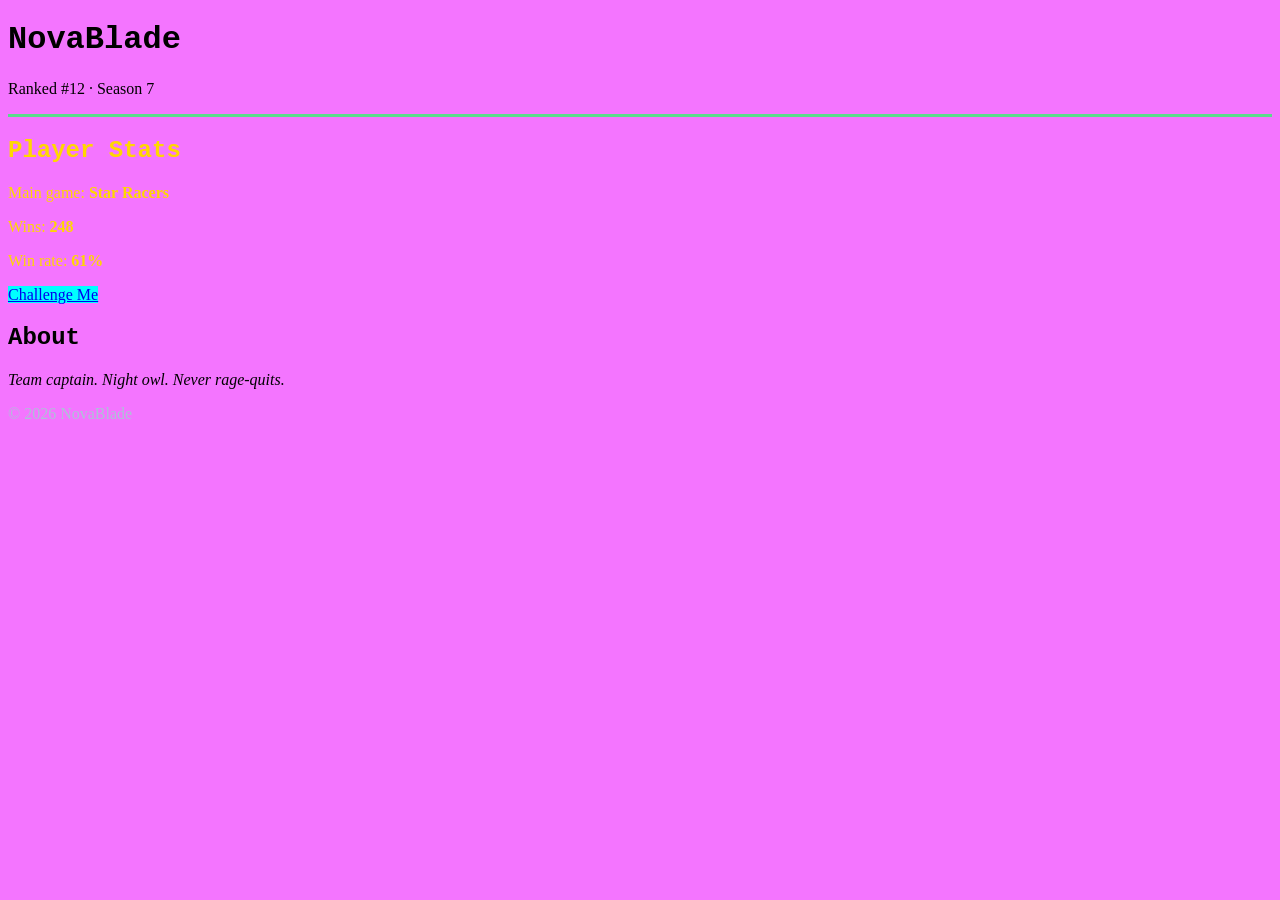
<file: Lesson02-Selectors/Index.html>
<!DOCTYPE html>
<html lang="en">
<head>
    <meta charset="UTF-8">
    <meta name="viewport" content="width=device-width, initial-scale=1.0">
    <title>Player Profile</title>

    <!-- This ONE line decides how the whole page looks.
         rel="stylesheet" = "this file is CSS"
         href="..."       = where the CSS file lives -->
    <link rel="stylesheet" href="style.css">
</head>
<body>

    <header id="banner">
        <h1>NovaBlade</h1>
        <p class="tagline">Ranked #12 &middot; Season 7</p>
    </header>

    <main>
        <section class="player-card">
            <h2>Player Stats</h2>
            <p>Main game: <span class="tag">Star Racers</span></p>
            <p>Wins: <span class="stat">248</span></p>
            <p>Win rate: <span class="stat">61%</span></p>
            <a class="btn" href="#">Challenge Me</a>
        </section>

        <section class="about">
            <h2>About</h2>
            <p>Team captain. Night owl. Never rage-quits.</p>
        </section>
    </main>

    <footer class="footer">
        <p>&copy; 2026 NovaBlade</p>
    </footer>

</body>
</html>
</file>
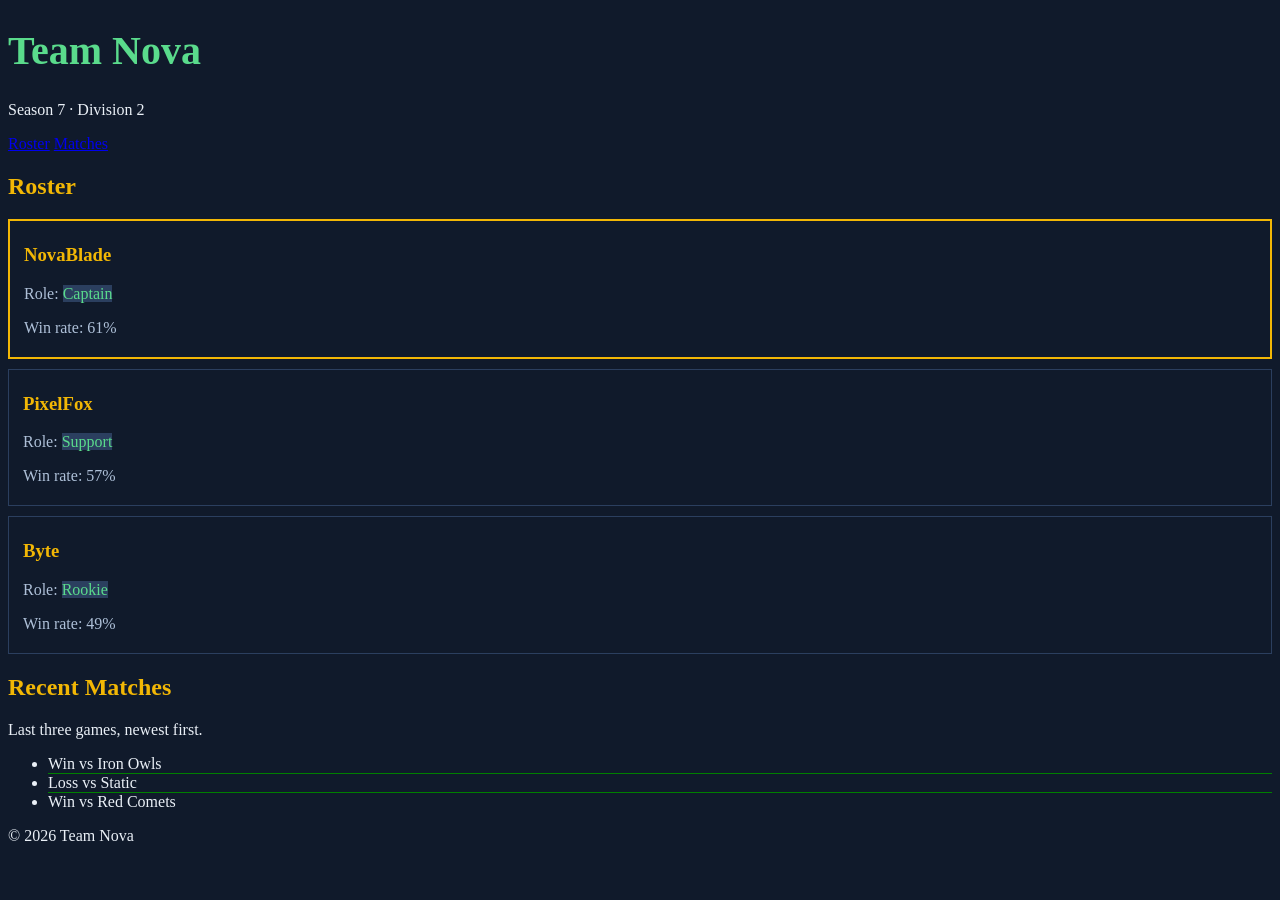
<file: Lesson02b-idek/index2B.html>
<!DOCTYPE html>
<html lang="en">
<head>
    <meta charset="UTF-8">
    <meta name="viewport" content="width=device-width, initial-scale=1.0">
    <title>Team Nova</title>
    <link rel="stylesheet" href="style.css">
</head>
<body>

    <header>
        <h1>Team Nova</h1>
        <p class="tagline">Season 7 &middot; Division 2</p>
        <nav>
            <a href="#roster">Roster</a>
            <a href="#matches">Matches</a>
        </nav>
    </header>

    <main>
        <!-- id="roster": one-of-a-kind, so the nav link can jump here -->
        <section id="roster">
            <h2>Roster</h2>

            <!-- three cards share a CLASS... -->
            <article class="player-card" id="captain">  <!-- ...only one has this ID -->
                <h3>NovaBlade</h3>
                <p>Role: <span class="tag">Captain</span></p>
                <p>Win rate: <span class="stat">61%</span></p>
            </article>

            <article class="player-card">
                <h3>PixelFox</h3>
                <p>Role: <span class="tag">Support</span></p>
                <p>Win rate: <span class="stat">57%</span></p>
            </article>

            <article class="player-card">
                <h3>Byte</h3>
                <p>Role: <span class="tag">Rookie</span></p>
                <p>Win rate: <span class="stat">49%</span></p>
            </article>
        </section>

        <section id="matches">
            <h2>Recent Matches</h2>
            <p>Last three games, newest first.</p>
            <ul class="results">
                <li>Win vs Iron Owls</li>
                <li>Loss vs Static</li>
                <li>Win vs Red Comets</li>
            </ul>
        </section>
    </main>

    <footer>
        <p>&copy; 2026 Team Nova</p>
    </footer>

</body>
</html>
</file>
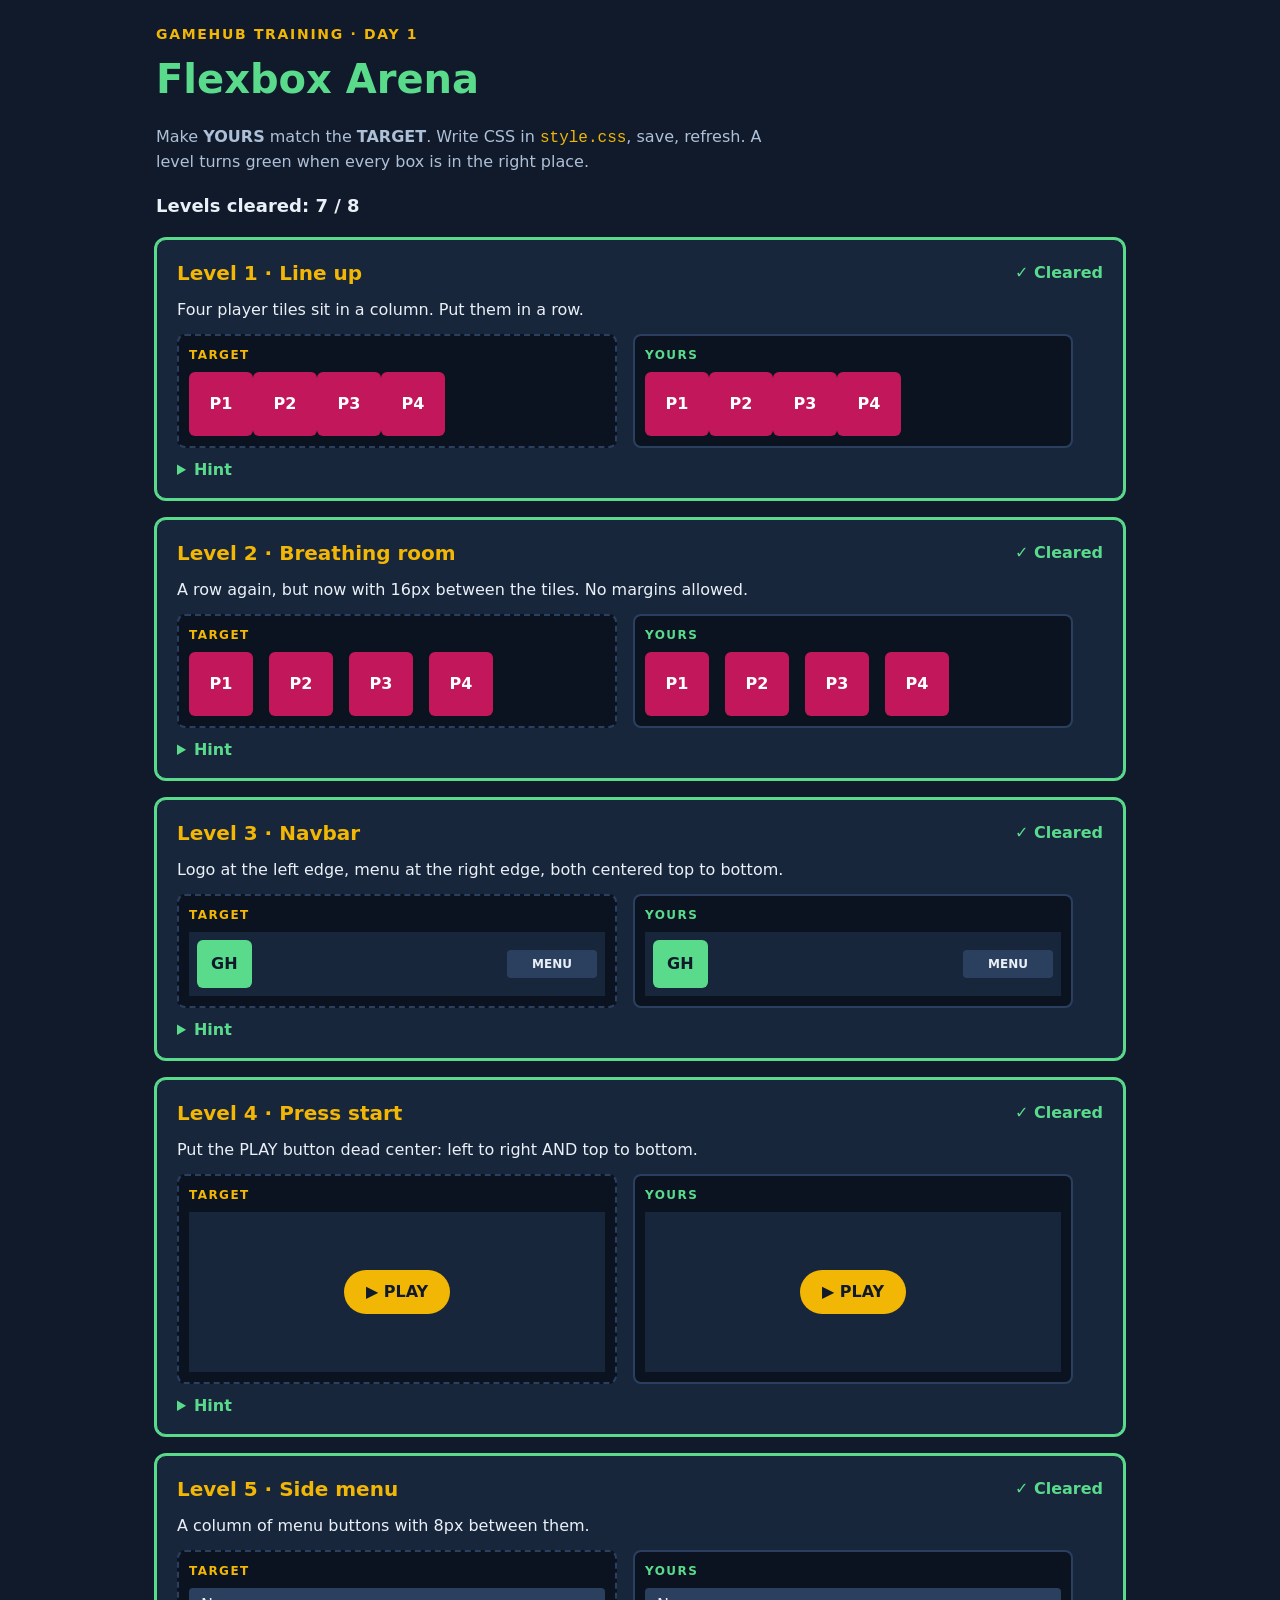
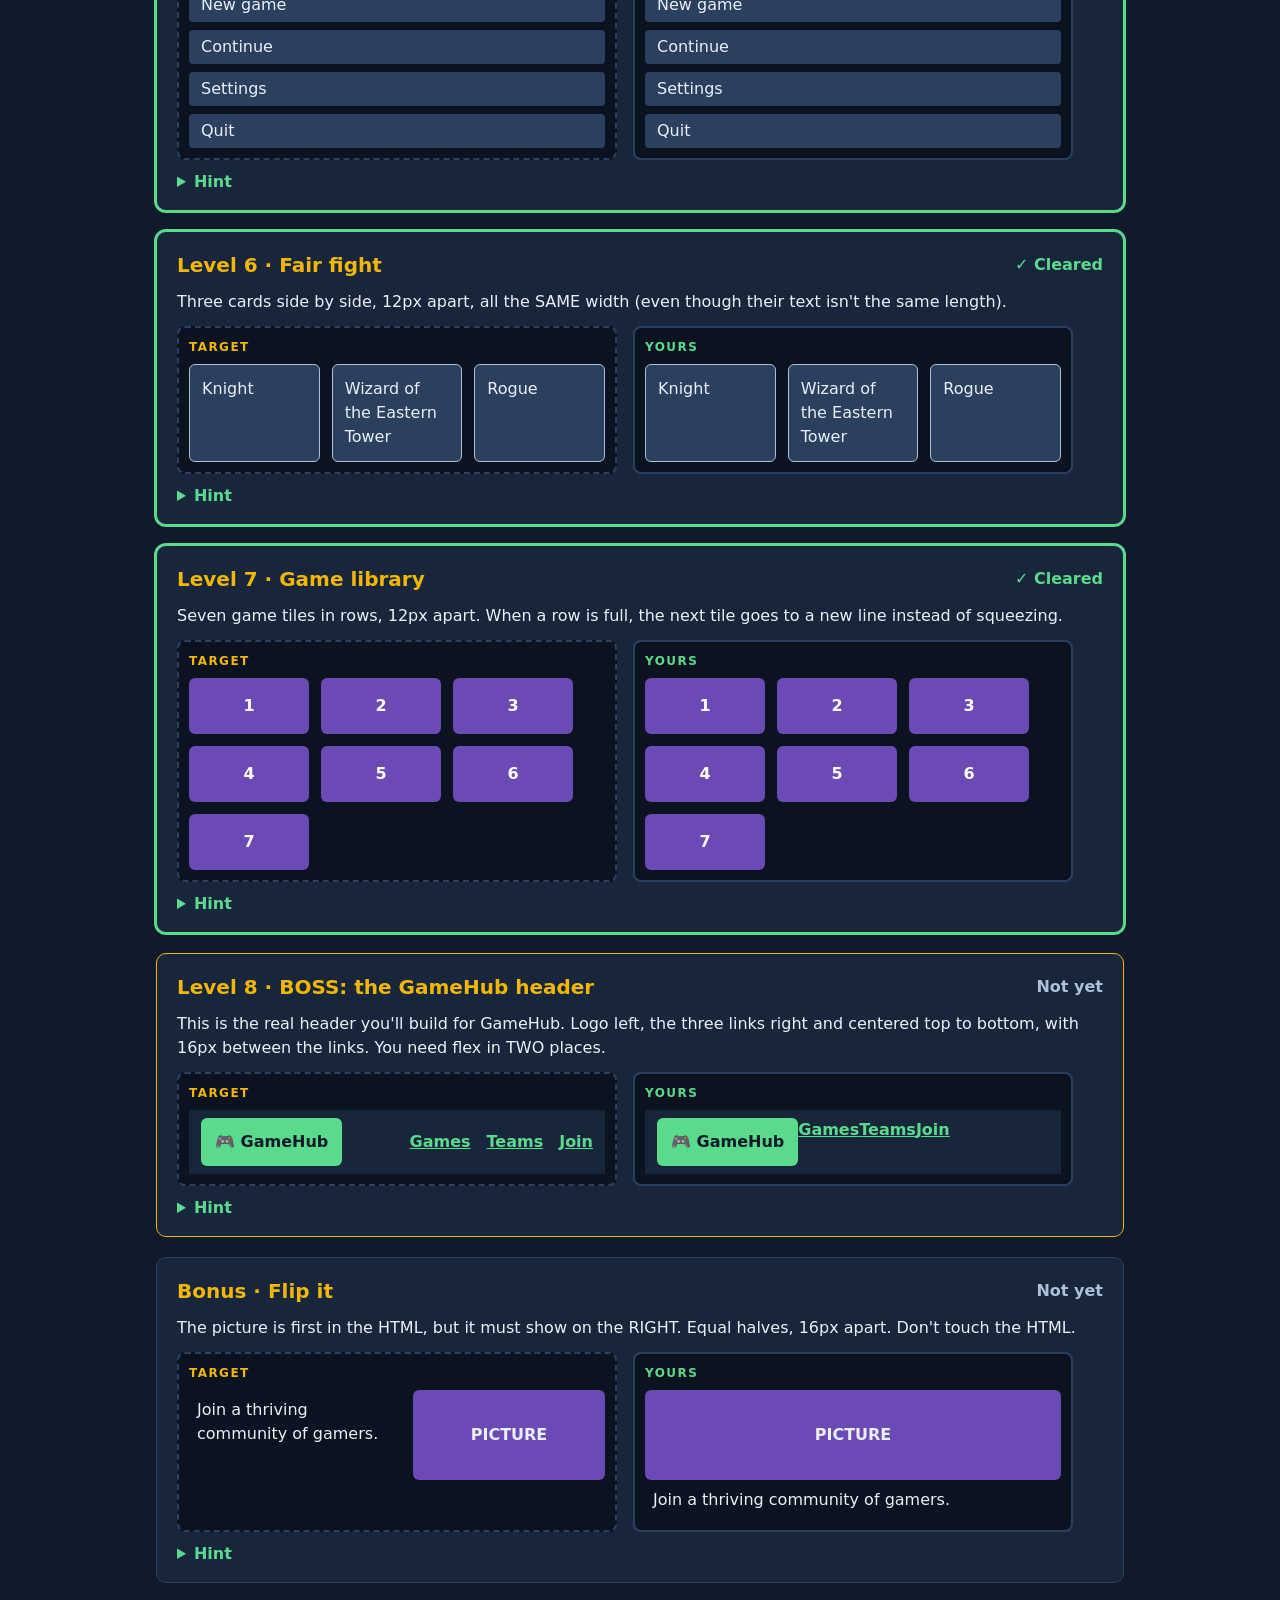
<file: Lesson07-Flexbox-Arena/arena.html>
<!DOCTYPE html>
<html lang="en">

<head>
    <meta charset="UTF-8">
    <meta name="viewport" content="width=device-width, initial-scale=1.0">
    <title>Flexbox Arena · GameHub Training</title>
    <!-- arena.css draws the arena and the TARGET courts. Don't edit it. -->
    <link rel="stylesheet" href="arena.css">
    <!-- style.css is YOUR file. All your work goes there. -->
    <link rel="stylesheet" href="style.css">
</head>

<body>
    <header class="arena-top">
        <p class="kicker">GameHub training · Day 1</p>
        <h1>Flexbox Arena</h1>
        <p class="lead">Make <b>YOURS</b> match the <b>TARGET</b>. Write CSS in <code>style.css</code>, save, refresh. A
            level turns green when every box is in the right place.</p>
        <p class="score" aria-live="polite">Levels cleared: <span id="cleared">0</span> / 8 <span id="bonus"></span></p>
    </header>

    <main>
        <!-- LEVEL 1 -->
        <section class="level" aria-labelledby="h1-l1">
            <div class="level-head">
                <h2 id="h1-l1">Level 1 · Line up</h2>
                <p class="status">Not yet</p>
            </div>
            <p class="goal">Four player tiles sit in a column. Put them in a row.</p>
            <div class="courts">
                <div class="court target">
                    <div class="t1">
                        <div class="tile" data-k>P1</div>
                        <div class="tile" data-k>P2</div>
                        <div class="tile" data-k>P3</div>
                        <div class="tile" data-k>P4</div>
                    </div>
                </div>
                <div class="court yours">
                    <div class="l1">
                        <div class="tile" data-k>P1</div>
                        <div class="tile" data-k>P2</div>
                        <div class="tile" data-k>P3</div>
                        <div class="tile" data-k>P4</div>
                    </div>
                </div>
            </div>
            <details>
                <summary>Hint</summary>One property, on the parent <code>.l1</code>.
            </details>
        </section>

        <!-- LEVEL 2 -->
        <section class="level" aria-labelledby="h1-l2">
            <div class="level-head">
                <h2 id="h1-l2">Level 2 · Breathing room</h2>
                <p class="status">Not yet</p>
            </div>
            <p class="goal">A row again, but now with 16px between the tiles. No margins allowed.</p>
            <div class="courts">
                <div class="court target">
                    <div class="t2">
                        <div class="tile" data-k>P1</div>
                        <div class="tile" data-k>P2</div>
                        <div class="tile" data-k>P3</div>
                        <div class="tile" data-k>P4</div>
                    </div>
                </div>
                <div class="court yours">
                    <div class="l2">
                        <div class="tile" data-k>P1</div>
                        <div class="tile" data-k>P2</div>
                        <div class="tile" data-k>P3</div>
                        <div class="tile" data-k>P4</div>
                    </div>
                </div>
            </div>
            <details>
                <summary>Hint</summary>Two properties on <code>.l2</code>. Space between items only, never at the ends.
            </details>
        </section>

        <!-- LEVEL 3 -->
        <section class="level" aria-labelledby="h1-l3">
            <div class="level-head">
                <h2 id="h1-l3">Level 3 · Navbar</h2>
                <p class="status">Not yet</p>
            </div>
            <p class="goal">Logo at the left edge, menu at the right edge, both centered top to bottom.</p>
            <div class="courts">
                <div class="court target">
                    <div class="t3">
                        <div class="logo" data-k>GH</div>
                        <div class="menu" data-k>MENU</div>
                    </div>
                </div>
                <div class="court yours">
                    <div class="l3">
                        <div class="logo" data-k>GH</div>
                        <div class="menu" data-k>MENU</div>
                    </div>
                </div>
            </div>
            <details>
                <summary>Hint</summary>Three properties on <code>.l3</code>. One works along the row, one across it.
            </details>
        </section>

        <!-- LEVEL 4 -->
        <section class="level" aria-labelledby="h1-l4">
            <div class="level-head">
                <h2 id="h1-l4">Level 4 · Press start</h2>
                <p class="status">Not yet</p>
            </div>
            <p class="goal">Put the PLAY button dead center: left to right AND top to bottom.</p>
            <div class="courts">
                <div class="court target">
                    <div class="t4">
                        <div class="play" data-k>▶ PLAY</div>
                    </div>
                </div>
                <div class="court yours">
                    <div class="l4">
                        <div class="play" data-k>▶ PLAY</div>
                    </div>
                </div>
            </div>
            <details>
                <summary>Hint</summary>The same two "line up" properties as Level 3, both set to the same value.
            </details>
        </section>

        <!-- LEVEL 5 -->
        <section class="level" aria-labelledby="h1-l5">
            <div class="level-head">
                <h2 id="h1-l5">Level 5 · Side menu</h2>
                <p class="status">Not yet</p>
            </div>
            <p class="goal">A column of menu buttons with 8px between them.</p>
            <div class="courts">
                <div class="court target">
                    <div class="t5">
                        <div class="item" data-k>New game</div>
                        <div class="item" data-k>Continue</div>
                        <div class="item" data-k>Settings</div>
                        <div class="item" data-k>Quit</div>
                    </div>
                </div>
                <div class="court yours">
                    <div class="l5">
                        <div class="item" data-k>New game</div>
                        <div class="item" data-k>Continue</div>
                        <div class="item" data-k>Settings</div>
                        <div class="item" data-k>Quit</div>
                    </div>
                </div>
            </div>
            <details>
                <summary>Hint</summary>Flex rows by default. One property turns the row into a column; <code>gap</code>
                works in columns too.
            </details>
        </section>

        <!-- LEVEL 6 -->
        <section class="level" aria-labelledby="h1-l6">
            <div class="level-head">
                <h2 id="h1-l6">Level 6 · Fair fight</h2>
                <p class="status">Not yet</p>
            </div>
            <p class="goal">Three cards side by side, 12px apart, all the SAME width (even though their text isn't the
                same length).</p>
            <div class="courts">
                <div class="court target">
                    <div class="t6">
                        <div class="card" data-k>Knight</div>
                        <div class="card" data-k>Wizard of the Eastern Tower</div>
                        <div class="card" data-k>Rogue</div>
                    </div>
                </div>
                <div class="court yours">
                    <div class="l6">
                        <div class="card" data-k>Knight</div>
                        <div class="card" data-k>Wizard of the Eastern Tower</div>
                        <div class="card" data-k>Rogue</div>
                    </div>
                </div>
            </div>
            <details>
                <summary>Hint</summary>Two properties on the parent <code>.l6</code>, and one on each <code>.card</code>
                that shares the row equally.
            </details>
        </section>

        <!-- LEVEL 7 -->
        <section class="level" aria-labelledby="h1-l7">
            <div class="level-head">
                <h2 id="h1-l7">Level 7 · Game library</h2>
                <p class="status">Not yet</p>
            </div>
            <p class="goal">Seven game tiles in rows, 12px apart. When a row is full, the next tile goes to a new line
                instead of squeezing.</p>
            <div class="courts">
                <div class="court target">
                    <div class="t7">
                        <div class="game" data-k>1</div>
                        <div class="game" data-k>2</div>
                        <div class="game" data-k>3</div>
                        <div class="game" data-k>4</div>
                        <div class="game" data-k>5</div>
                        <div class="game" data-k>6</div>
                        <div class="game" data-k>7</div>
                    </div>
                </div>
                <div class="court yours">
                    <div class="l7">
                        <div class="game" data-k>1</div>
                        <div class="game" data-k>2</div>
                        <div class="game" data-k>3</div>
                        <div class="game" data-k>4</div>
                        <div class="game" data-k>5</div>
                        <div class="game" data-k>6</div>
                        <div class="game" data-k>7</div>
                    </div>
                </div>
            </div>
            <details>
                <summary>Hint</summary>Three properties on <code>.l7</code>. Try it with only two first and watch the
                tiles squeeze.
            </details>
        </section>

        <!-- LEVEL 8 -->
        <section class="level boss" aria-labelledby="h1-l8">
            <div class="level-head">
                <h2 id="h1-l8">Level 8 · BOSS: the GameHub header</h2>
                <p class="status">Not yet</p>
            </div>
            <p class="goal">This is the real header you'll build for GameHub. Logo left, the three links right and
                centered top to bottom, with 16px between the links. You need flex in TWO places.</p>
            <div class="courts">
                <div class="court target">
                    <div class="t8">
                        <div class="logo" data-k>🎮 GameHub</div>
                        <nav class="links" data-k><a href="#" data-k>Games</a><a href="#" data-k>Teams</a><a href="#"
                                data-k>Join</a></nav>
                    </div>
                </div>
                <div class="court yours">
                    <div class="l8">
                        <div class="logo" data-k>🎮 GameHub</div>
                        <nav class="links" data-k><a href="#" data-k>Games</a><a href="#" data-k>Teams</a><a href="#"
                                data-k>Join</a></nav>
                    </div>
                </div>
            </div>
            <details>
                <summary>Hint</summary>A flex container can be inside another one. The header is the parent of the logo
                and the nav; the nav is the parent of the links.
            </details>
        </section>

        <!-- LEVEL 9 (BONUS) -->
        <section class="level bonus" aria-labelledby="h1-l9">
            <div class="level-head">
                <h2 id="h1-l9">Bonus · Flip it</h2>
                <p class="status">Not yet</p>
            </div>
            <p class="goal">The picture is first in the HTML, but it must show on the RIGHT. Equal halves, 16px apart.
                Don't touch the HTML.</p>
            <div class="courts">
                <div class="court target">
                    <div class="t9">
                        <div class="pic" data-k>PICTURE</div>
                        <div class="text" data-k>Join a thriving community of gamers.</div>
                    </div>
                </div>
                <div class="court yours">
                    <div class="l9">
                        <div class="pic" data-k>PICTURE</div>
                        <div class="text" data-k>Join a thriving community of gamers.</div>
                    </div>
                </div>
            </div>
            <details>
                <summary>Hint</summary>One value of <code>flex-direction</code> runs the row backwards.
            </details>
        </section>
    </main>

    <script src="check.js"></script>
</body>

</html>
</file>
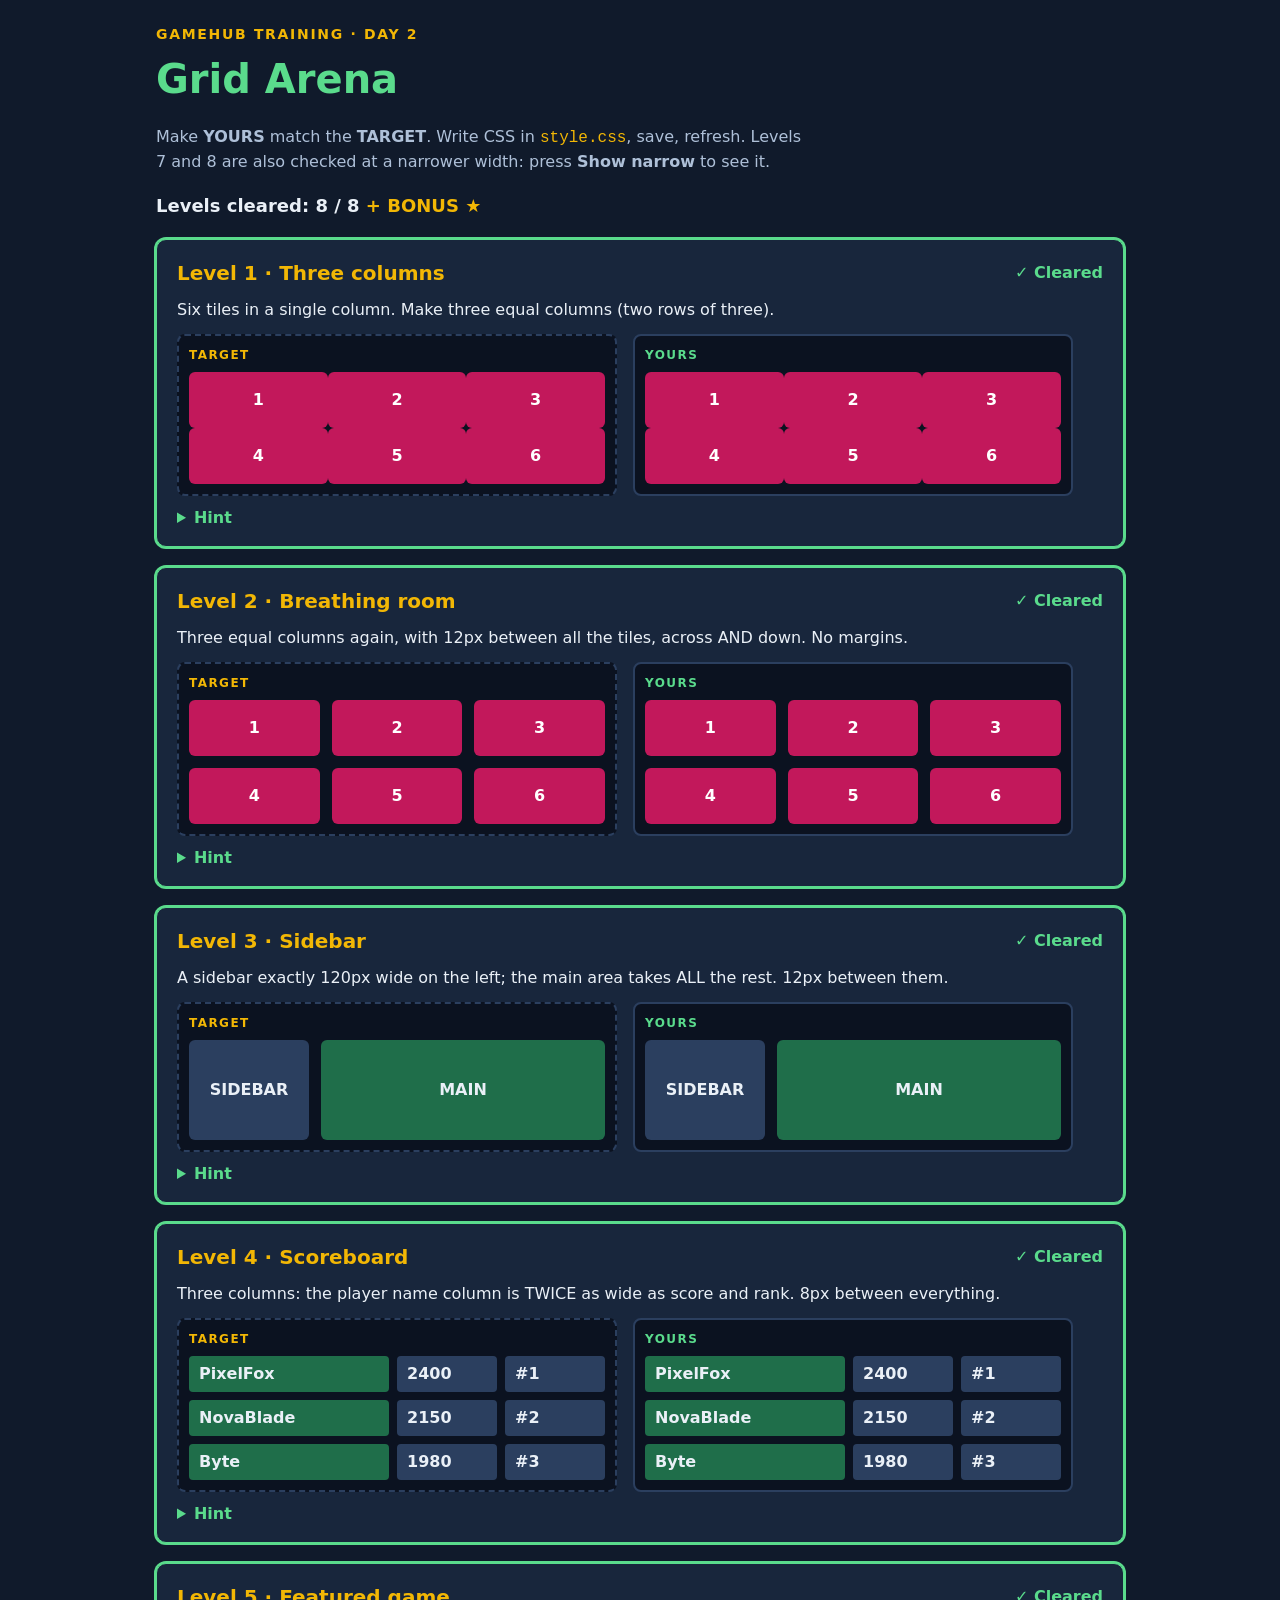
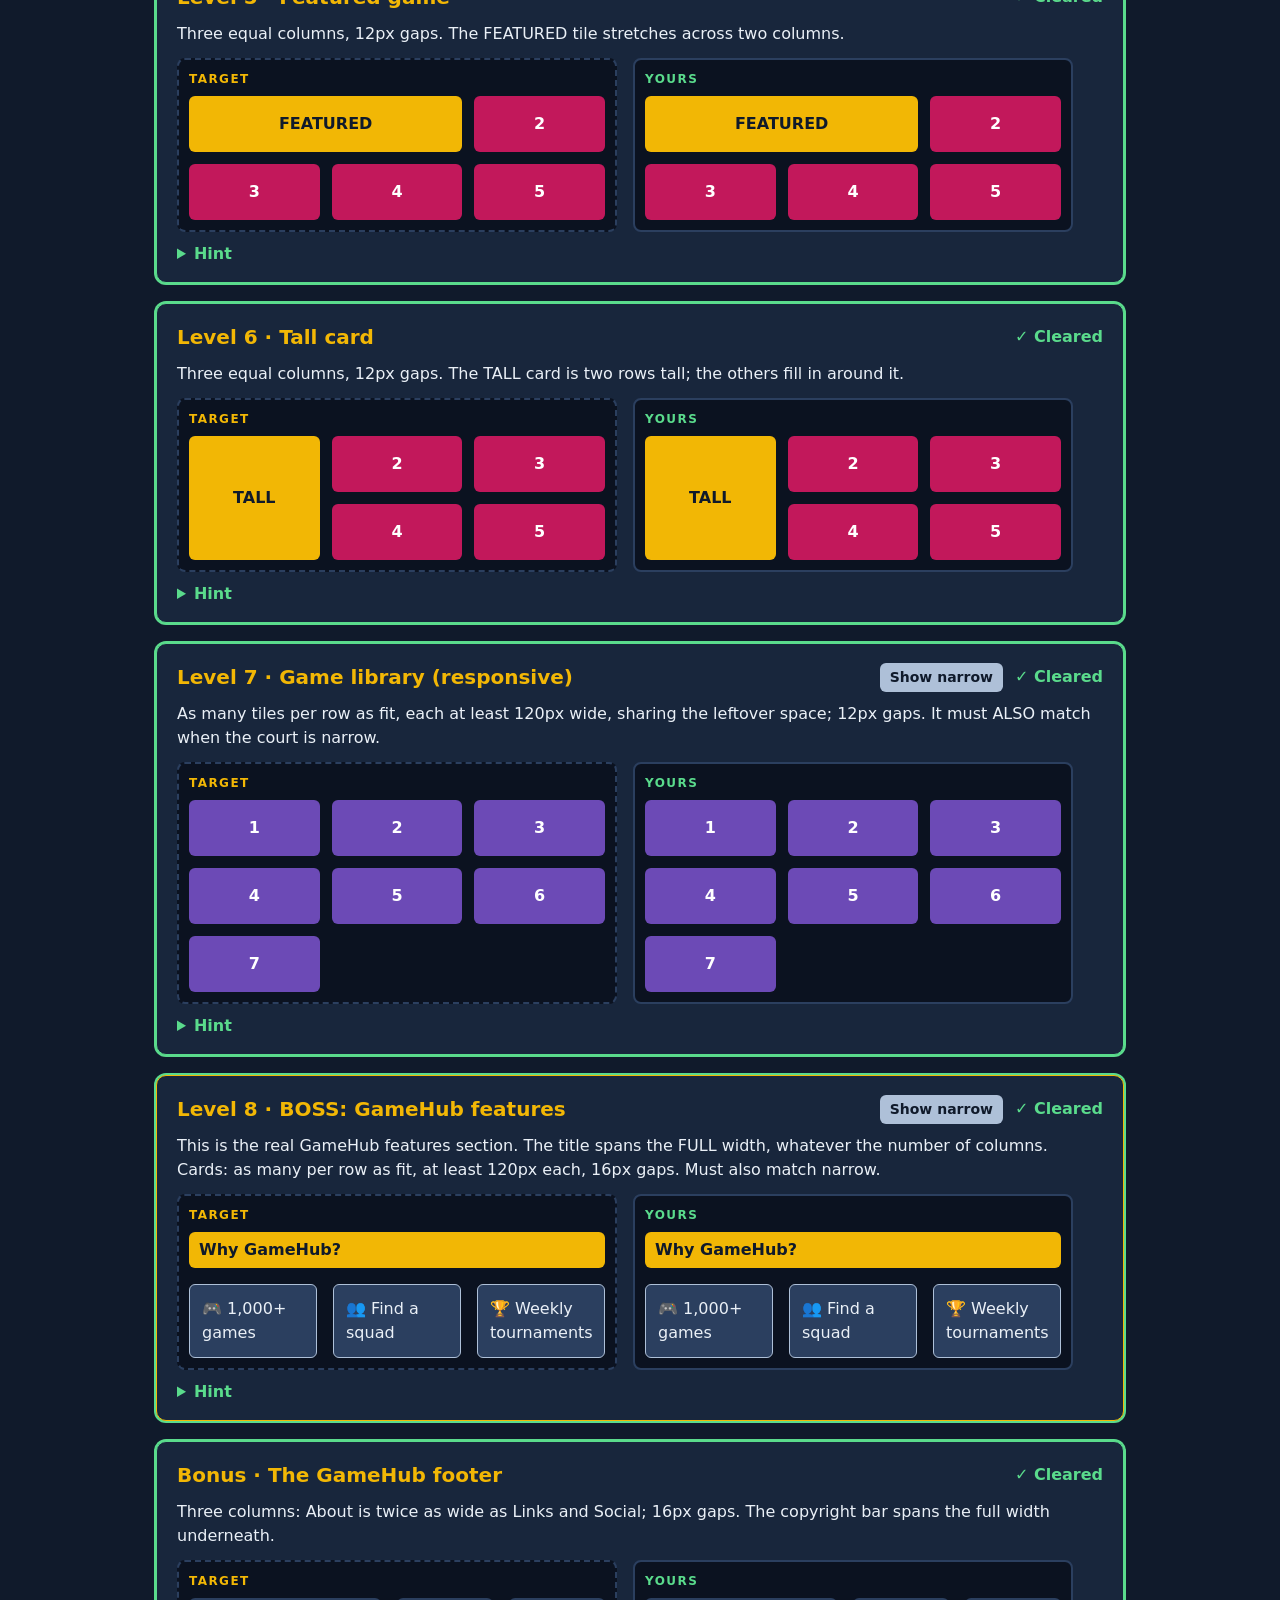
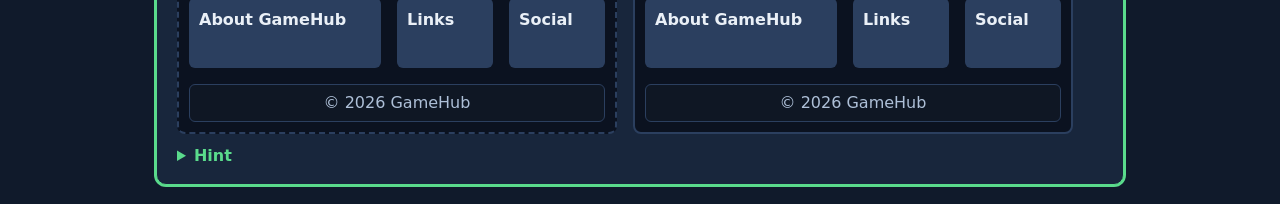
<file: Lesson08-Grid-arena/arena (1).html>
<!DOCTYPE html>
<html lang="en">
<head>
    <meta charset="UTF-8">
    <meta name="viewport" content="width=device-width, initial-scale=1.0">
    <title>Grid Arena · GameHub Training</title>
    <!-- arena.css draws the arena and the TARGET courts. Don't edit it. -->
    <link rel="stylesheet" href="arena (1).css">
    <!-- style.css is YOUR file. All your work goes there. -->
    <link rel="stylesheet" href="style (1).css">
</head>
<body>
    <header class="arena-top">
        <p class="kicker">GameHub training · Day 2</p>
        <h1>Grid Arena</h1>
        <p class="lead">Make <b>YOURS</b> match the <b>TARGET</b>. Write CSS in <code>style.css</code>, save, refresh. Levels 7 and 8 are also checked at a narrower width: press <b>Show narrow</b> to see it.</p>
        <p class="score" aria-live="polite">Levels cleared: <span id="cleared">0</span> / 8 <span id="bonus"></span></p>
    </header>

    <main>
        <!-- LEVEL 1 -->
        <section class="level" aria-labelledby="h-l1">
            <div class="level-head">
                <h2 id="h-l1">Level 1 · Three columns</h2>
                <div class="head-right"><p class="status">Not yet</p></div>
            </div>
            <p class="goal">Six tiles in a single column. Make three equal columns (two rows of three).</p>
            <div class="courts">
                <div class="court target"><div class="t1"><div class="cell" data-k>1</div><div class="cell" data-k>2</div><div class="cell" data-k>3</div><div class="cell" data-k>4</div><div class="cell" data-k>5</div><div class="cell" data-k>6</div></div></div>
                <div class="court yours"><div class="l1"><div class="cell" data-k>1</div><div class="cell" data-k>2</div><div class="cell" data-k>3</div><div class="cell" data-k>4</div><div class="cell" data-k>5</div><div class="cell" data-k>6</div></div></div>
            </div>
            <details><summary>Hint</summary>Two properties on <code>.l1</code>: turn grid on, then describe the columns. <code>1fr</code> means one share.</details>
        </section>
        <!-- LEVEL 2 -->
        <section class="level" aria-labelledby="h-l2">
            <div class="level-head">
                <h2 id="h-l2">Level 2 · Breathing room</h2>
                <div class="head-right"><p class="status">Not yet</p></div>
            </div>
            <p class="goal">Three equal columns again, with 12px between all the tiles, across AND down. No margins.</p>
            <div class="courts">
                <div class="court target"><div class="t2"><div class="cell" data-k>1</div><div class="cell" data-k>2</div><div class="cell" data-k>3</div><div class="cell" data-k>4</div><div class="cell" data-k>5</div><div class="cell" data-k>6</div></div></div>
                <div class="court yours"><div class="l2"><div class="cell" data-k>1</div><div class="cell" data-k>2</div><div class="cell" data-k>3</div><div class="cell" data-k>4</div><div class="cell" data-k>5</div><div class="cell" data-k>6</div></div></div>
            </div>
            <details><summary>Hint</summary>The same <code>gap</code> you used in flexbox works in grid, in both directions. Try <code>repeat(3, 1fr)</code> to avoid typing 1fr three times.</details>
        </section>
        <!-- LEVEL 3 -->
        <section class="level" aria-labelledby="h-l3">
            <div class="level-head">
                <h2 id="h-l3">Level 3 · Sidebar</h2>
                <div class="head-right"><p class="status">Not yet</p></div>
            </div>
            <p class="goal">A sidebar exactly 120px wide on the left; the main area takes ALL the rest. 12px between them.</p>
            <div class="courts">
                <div class="court target"><div class="t3"><div class="side" data-k>SIDEBAR</div><div class="main" data-k>MAIN</div></div></div>
                <div class="court yours"><div class="l3"><div class="side" data-k>SIDEBAR</div><div class="main" data-k>MAIN</div></div></div>
            </div>
            <details><summary>Hint</summary>You can mix units: a fixed <code>px</code> column and a <code>fr</code> column that takes what's left.</details>
        </section>
        <!-- LEVEL 4 -->
        <section class="level" aria-labelledby="h-l4">
            <div class="level-head">
                <h2 id="h-l4">Level 4 · Scoreboard</h2>
                <div class="head-right"><p class="status">Not yet</p></div>
            </div>
            <p class="goal">Three columns: the player name column is TWICE as wide as score and rank. 8px between everything.</p>
            <div class="courts">
                <div class="court target"><div class="t4"><div class="sc name" data-k>PixelFox</div><div class="sc" data-k>2400</div><div class="sc" data-k>#1</div><div class="sc name" data-k>NovaBlade</div><div class="sc" data-k>2150</div><div class="sc" data-k>#2</div><div class="sc name" data-k>Byte</div><div class="sc" data-k>1980</div><div class="sc" data-k>#3</div></div></div>
                <div class="court yours"><div class="l4"><div class="sc name" data-k>PixelFox</div><div class="sc" data-k>2400</div><div class="sc" data-k>#1</div><div class="sc name" data-k>NovaBlade</div><div class="sc" data-k>2150</div><div class="sc" data-k>#2</div><div class="sc name" data-k>Byte</div><div class="sc" data-k>1980</div><div class="sc" data-k>#3</div></div></div>
            </div>
            <details><summary>Hint</summary>Shares don't have to be equal: <code>2fr</code> gets twice as much as <code>1fr</code>.</details>
        </section>
        <!-- LEVEL 5 -->
        <section class="level" aria-labelledby="h-l5">
            <div class="level-head">
                <h2 id="h-l5">Level 5 · Featured game</h2>
                <div class="head-right"><p class="status">Not yet</p></div>
            </div>
            <p class="goal">Three equal columns, 12px gaps. The FEATURED tile stretches across two columns.</p>
            <div class="courts">
                <div class="court target"><div class="t5"><div class="cell big" data-k>FEATURED</div><div class="cell" data-k>2</div><div class="cell" data-k>3</div><div class="cell" data-k>4</div><div class="cell" data-k>5</div></div></div>
                <div class="court yours"><div class="l5"><div class="cell big" data-k>FEATURED</div><div class="cell" data-k>2</div><div class="cell" data-k>3</div><div class="cell" data-k>4</div><div class="cell" data-k>5</div></div></div>
            </div>
            <details><summary>Hint</summary>Set up the grid on <code>.l5</code>. Then tell <code>.l5 .big</code> how many columns to <b>span</b>.</details>
        </section>
        <!-- LEVEL 6 -->
        <section class="level" aria-labelledby="h-l6">
            <div class="level-head">
                <h2 id="h-l6">Level 6 · Tall card</h2>
                <div class="head-right"><p class="status">Not yet</p></div>
            </div>
            <p class="goal">Three equal columns, 12px gaps. The TALL card is two rows tall; the others fill in around it.</p>
            <div class="courts">
                <div class="court target"><div class="t6"><div class="cell tall" data-k>TALL</div><div class="cell" data-k>2</div><div class="cell" data-k>3</div><div class="cell" data-k>4</div><div class="cell" data-k>5</div></div></div>
                <div class="court yours"><div class="l6"><div class="cell tall" data-k>TALL</div><div class="cell" data-k>2</div><div class="cell" data-k>3</div><div class="cell" data-k>4</div><div class="cell" data-k>5</div></div></div>
            </div>
            <details><summary>Hint</summary>Like Level 5, but rows instead of columns.</details>
        </section>
        <!-- LEVEL 7 -->
        <section class="level" data-widths="416 280" aria-labelledby="h-l7">
            <div class="level-head">
                <h2 id="h-l7">Level 7 · Game library (responsive)</h2>
                <div class="head-right"><button type="button" class="narrow-btn" aria-pressed="false">Show narrow</button><p class="status">Not yet</p></div>
            </div>
            <p class="goal">As many tiles per row as fit, each at least 120px wide, sharing the leftover space; 12px gaps. It must ALSO match when the court is narrow.</p>
            <div class="courts">
                <div class="court target"><div class="t7"><div class="game" data-k>1</div><div class="game" data-k>2</div><div class="game" data-k>3</div><div class="game" data-k>4</div><div class="game" data-k>5</div><div class="game" data-k>6</div><div class="game" data-k>7</div></div></div>
                <div class="court yours"><div class="l7"><div class="game" data-k>1</div><div class="game" data-k>2</div><div class="game" data-k>3</div><div class="game" data-k>4</div><div class="game" data-k>5</div><div class="game" data-k>6</div><div class="game" data-k>7</div></div></div>
            </div>
            <details><summary>Hint</summary><code>repeat(3, 1fr)</code> looks right here but fails narrow. You need <code>repeat(auto-fit, minmax(&hellip;, &hellip;))</code>.</details>
        </section>
        <!-- LEVEL 8 -->
        <section class="level boss" data-widths="416 280" aria-labelledby="h-l8">
            <div class="level-head">
                <h2 id="h-l8">Level 8 · BOSS: GameHub features</h2>
                <div class="head-right"><button type="button" class="narrow-btn" aria-pressed="false">Show narrow</button><p class="status">Not yet</p></div>
            </div>
            <p class="goal">This is the real GameHub features section. The title spans the FULL width, whatever the number of columns. Cards: as many per row as fit, at least 120px each, 16px gaps. Must also match narrow.</p>
            <div class="courts">
                <div class="court target"><div class="t8"><div class="title" data-k>Why GameHub?</div><div class="card" data-k>🎮 1,000+ games</div><div class="card" data-k>👥 Find a squad</div><div class="card" data-k>🏆 Weekly tournaments</div></div></div>
                <div class="court yours"><div class="l8"><div class="title" data-k>Why GameHub?</div><div class="card" data-k>🎮 1,000+ games</div><div class="card" data-k>👥 Find a squad</div><div class="card" data-k>🏆 Weekly tournaments</div></div></div>
            </div>
            <details><summary>Hint</summary>Level 7's columns, plus one rule on <code>.l8 .title</code>. <code>span 3</code> breaks when there are only 2 columns: span from the first line to the last line instead (<code>1 / -1</code>).</details>
        </section>
        <!-- BONUS -->
        <section class="level bonus" aria-labelledby="h-l9">
            <div class="level-head">
                <h2 id="h-l9">Bonus · The GameHub footer</h2>
                <div class="head-right"><p class="status">Not yet</p></div>
            </div>
            <p class="goal">Three columns: About is twice as wide as Links and Social; 16px gaps. The copyright bar spans the full width underneath.</p>
            <div class="courts">
                <div class="court target"><div class="t9"><div class="fcol" data-k>About GameHub</div><div class="fcol" data-k>Links</div><div class="fcol" data-k>Social</div><div class="bottom" data-k>© 2026 GameHub</div></div></div>
                <div class="court yours"><div class="l9"><div class="fcol" data-k>About GameHub</div><div class="fcol" data-k>Links</div><div class="fcol" data-k>Social</div><div class="bottom" data-k>© 2026 GameHub</div></div></div>
            </div>
            <details><summary>Hint</summary>Level 4's column idea plus Level 8's full-width trick.</details>
        </section>
    </main>

    <script src="check (1).js"></script>
</body>
</html>
</file>
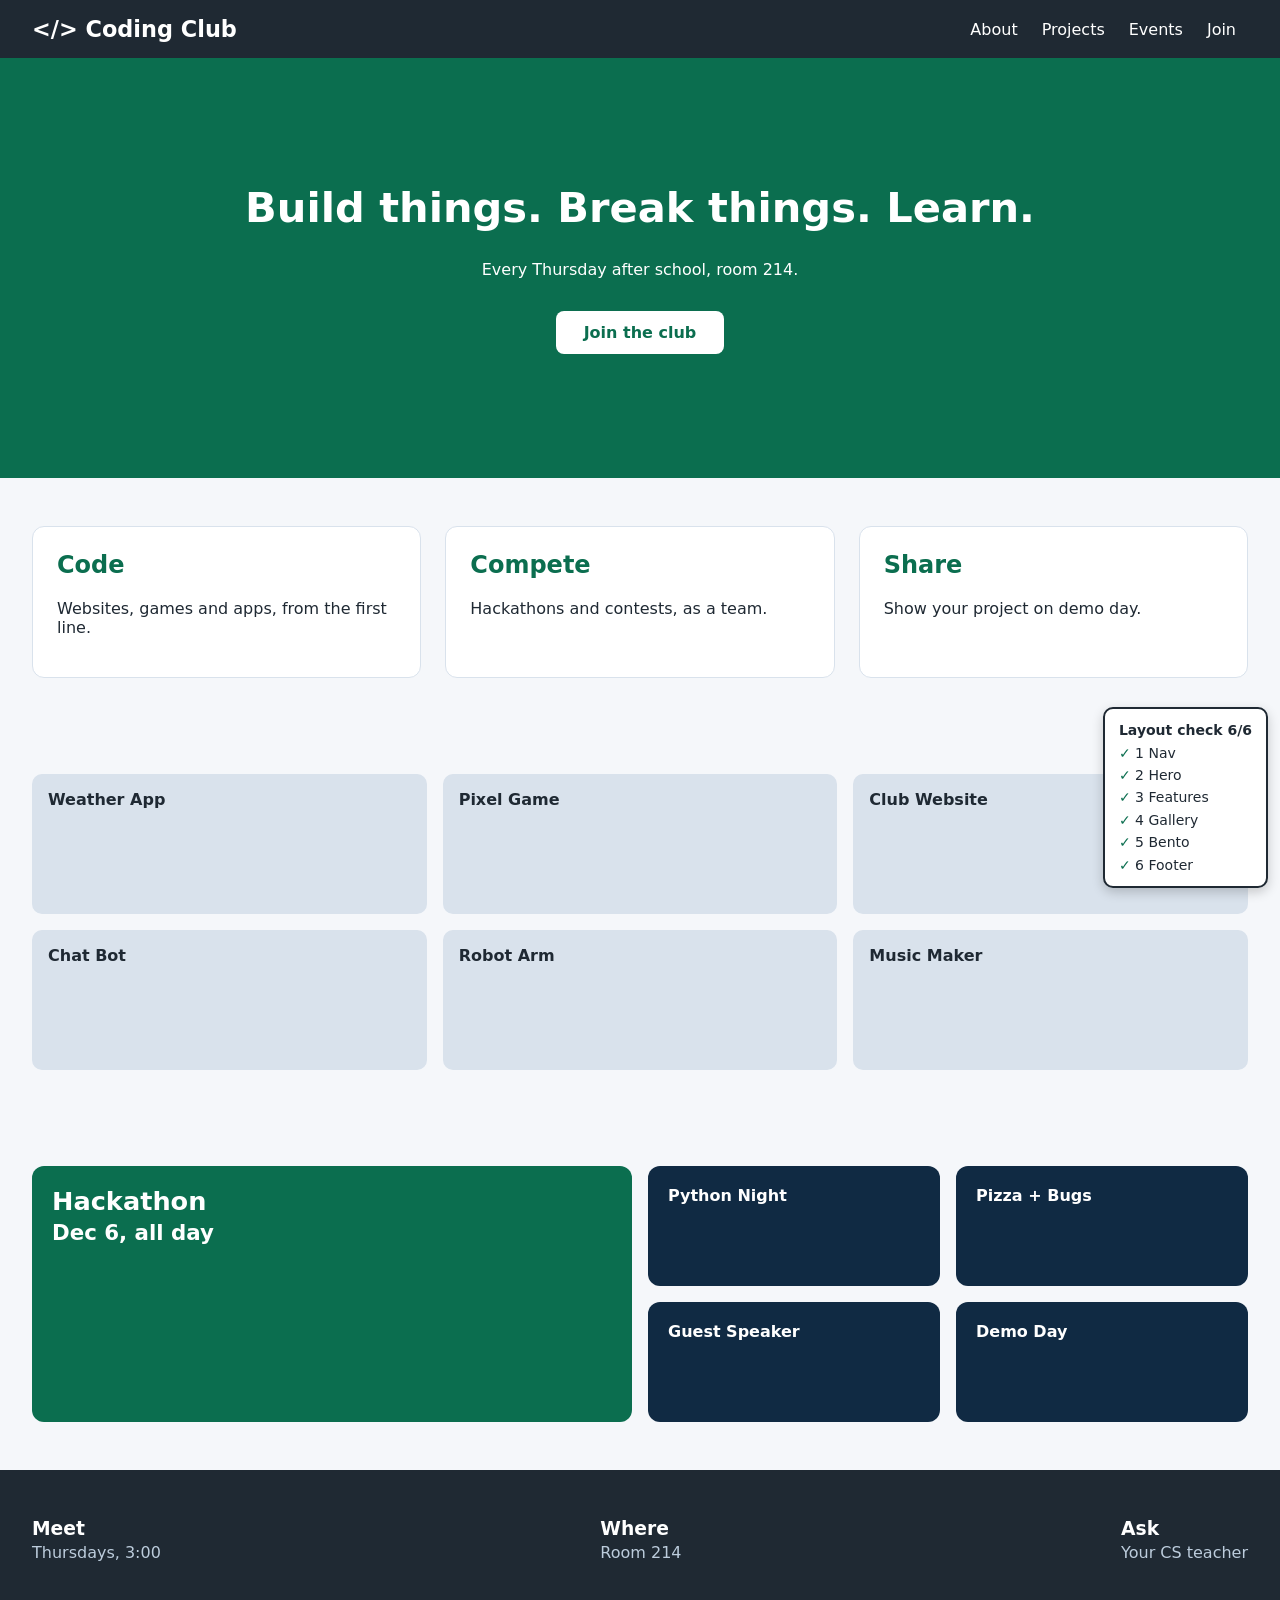
<file: Lesson09-Layout-rescue/coding-club.html>
<!DOCTYPE html>
<html lang="en">
<head>
  <meta charset="UTF-8">
  <meta name="viewport" content="width=device-width, initial-scale=1.0">
  <title>Coding Club</title>
  <link rel="stylesheet" href="style (2).css">
</head>
<body>
  <!-- Layout Rescue: do NOT change this file. All your work goes in style.css.
       Keep coding-club.html, style.css and check.js in the same folder. -->

  <!-- SECTION 1: nav -->
  <nav class="nav">
    <a class="logo" href="#">&lt;/&gt; Coding Club</a>
    <ul class="links">
      <li><a href="#about">About</a></li>
      <li><a href="#projects">Projects</a></li>
      <li><a href="#events">Events</a></li>
      <li><a href="#join">Join</a></li>
    </ul>
  </nav>

  <!-- SECTION 2: hero -->
  <header class="hero">
    <h1>Build things. Break things. Learn.</h1>
    <p>Every Thursday after school, room 214.</p>
    <a class="btn" href="#join">Join the club</a>
  </header>

  <!-- SECTION 3: features -->
  <section class="features" id="about">
    <article class="card">
      <h2>Code</h2>
      <p>Websites, games and apps, from the first line.</p>
    </article>
    <article class="card">
      <h2>Compete</h2>
      <p>Hackathons and contests, as a team.</p>
    </article>
    <article class="card">
      <h2>Share</h2>
      <p>Show your project on demo day.</p>
    </article>
  </section>

  <!-- SECTION 4: gallery -->
  <section class="gallery" id="projects">
    <div class="photo">Weather App</div>
    <div class="photo">Pixel Game</div>
    <div class="photo">Club Website</div>
    <div class="photo">Chat Bot</div>
    <div class="photo">Robot Arm</div>
    <div class="photo">Music Maker</div>
  </section>

  <!-- SECTION 5: bento -->
  <section class="bento" id="events">
    <div class="tile big">Hackathon<br><small>Dec 6, all day</small></div>
    <div class="tile">Python Night</div>
    <div class="tile">Pizza + Bugs</div>
    <div class="tile">Guest Speaker</div>
    <div class="tile">Demo Day</div>
  </section>

  <!-- SECTION 6: footer -->
  <footer class="footer" id="join">
    <div class="col"><h3>Meet</h3><p>Thursdays, 3:00</p></div>
    <div class="col"><h3>Where</h3><p>Room 214</p></div>
    <div class="col"><h3>Ask</h3><p>Your CS teacher</p></div>
  </footer>

  <script src="check (2).js"></script>
</body>
</html>
</file>
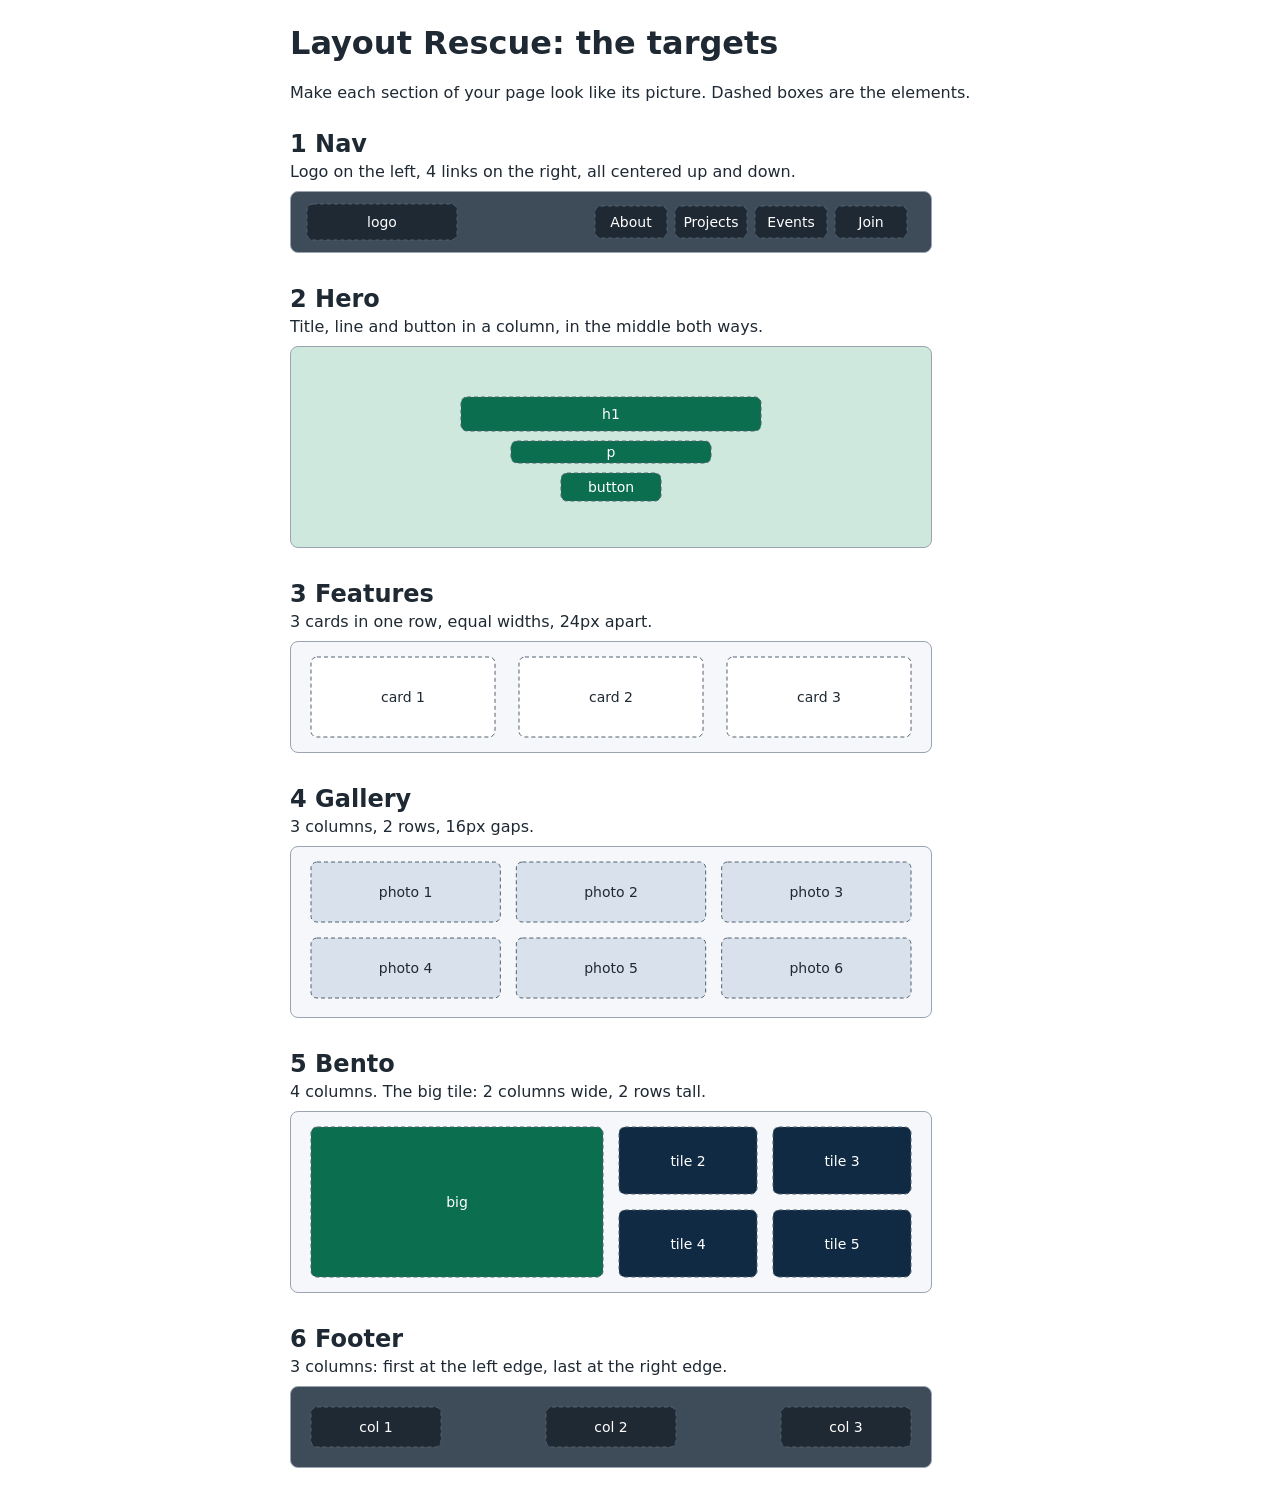
<file: Lesson09-Layout-rescue/targets (1).html>
<!DOCTYPE html>
<html lang="en">

<head>
    <meta charset="UTF-8">
    <meta name="viewport" content="width=device-width, initial-scale=1.0">
    <title>Layout Rescue - Targets</title>
    <style>
        body {
            font-family: system-ui, sans-serif;
            max-width: 700px;
            margin: 24px auto;
            padding: 0 16px;
            color: #1f2933
        }

        h2 {
            margin: 28px 0 4px
        }

        p {
            margin: 0 0 10px
        }
    </style>
</head>

<body>
    <h1>Layout Rescue: the targets</h1>
    <p>Make each section of your page look like its picture. Dashed boxes are the elements.</p>
    <h2>1 Nav</h2>
    <p>Logo on the left, 4 links on the right, all centered up and down.</p><svg viewBox="0 0 640 60" width="100%"
        role="img" style="max-width:640px;background:#3e4c59;border:1px solid #9aa5b1;border-radius:8px">
        <rect x="16" y="12" width="150" height="36" rx="6" fill="#1f2933" stroke="#52606d" stroke-dasharray="4 3" />
        <text x="91.0" y="35.0" text-anchor="middle" font-size="14" font-family="system-ui,sans-serif"
            fill="#fff">logo</text>
        <rect x="304" y="14" width="72" height="32" rx="6" fill="#1f2933" stroke="#52606d" stroke-dasharray="4 3" />
        <text x="340.0" y="35.0" text-anchor="middle" font-size="14" font-family="system-ui,sans-serif"
            fill="#fff">About</text>
        <rect x="384" y="14" width="72" height="32" rx="6" fill="#1f2933" stroke="#52606d" stroke-dasharray="4 3" />
        <text x="420.0" y="35.0" text-anchor="middle" font-size="14" font-family="system-ui,sans-serif"
            fill="#fff">Projects</text>
        <rect x="464" y="14" width="72" height="32" rx="6" fill="#1f2933" stroke="#52606d" stroke-dasharray="4 3" />
        <text x="500.0" y="35.0" text-anchor="middle" font-size="14" font-family="system-ui,sans-serif"
            fill="#fff">Events</text>
        <rect x="544" y="14" width="72" height="32" rx="6" fill="#1f2933" stroke="#52606d" stroke-dasharray="4 3" />
        <text x="580.0" y="35.0" text-anchor="middle" font-size="14" font-family="system-ui,sans-serif"
            fill="#fff">Join</text>
    </svg>
    <h2>2 Hero</h2>
    <p>Title, line and button in a column, in the middle both ways.</p><svg viewBox="0 0 640 200" width="100%"
        role="img" style="max-width:640px;background:#cfe8dd;border:1px solid #9aa5b1;border-radius:8px">
        <rect x="170" y="50" width="300" height="34" rx="6" fill="#0b6e4f" stroke="#52606d" stroke-dasharray="4 3" />
        <text x="320.0" y="72.0" text-anchor="middle" font-size="14" font-family="system-ui,sans-serif"
            fill="#fff">h1</text>
        <rect x="220" y="94" width="200" height="22" rx="6" fill="#0b6e4f" stroke="#52606d" stroke-dasharray="4 3" />
        <text x="320.0" y="110.0" text-anchor="middle" font-size="14" font-family="system-ui,sans-serif"
            fill="#fff">p</text>
        <rect x="270" y="126" width="100" height="28" rx="6" fill="#0b6e4f" stroke="#52606d" stroke-dasharray="4 3" />
        <text x="320.0" y="145.0" text-anchor="middle" font-size="14" font-family="system-ui,sans-serif"
            fill="#fff">button</text>
    </svg>
    <h2>3 Features</h2>
    <p>3 cards in one row, equal widths, 24px apart.</p><svg viewBox="0 0 640 110" width="100%" role="img"
        style="max-width:640px;background:#f5f7fa;border:1px solid #9aa5b1;border-radius:8px">
        <rect x="20.0" y="15" width="184.0" height="80" rx="6" fill="#fff" stroke="#52606d" stroke-dasharray="4 3" />
        <text x="112.0" y="60.0" text-anchor="middle" font-size="14" font-family="system-ui,sans-serif"
            fill="#1f2933">card 1</text>
        <rect x="228.0" y="15" width="184.0" height="80" rx="6" fill="#fff" stroke="#52606d" stroke-dasharray="4 3" />
        <text x="320.0" y="60.0" text-anchor="middle" font-size="14" font-family="system-ui,sans-serif"
            fill="#1f2933">card 2</text>
        <rect x="436.0" y="15" width="184.0" height="80" rx="6" fill="#fff" stroke="#52606d" stroke-dasharray="4 3" />
        <text x="528.0" y="60.0" text-anchor="middle" font-size="14" font-family="system-ui,sans-serif"
            fill="#1f2933">card 3</text>
    </svg>
    <h2>4 Gallery</h2>
    <p>3 columns, 2 rows, 16px gaps.</p><svg viewBox="0 0 640 170" width="100%" role="img"
        style="max-width:640px;background:#f5f7fa;border:1px solid #9aa5b1;border-radius:8px">
        <rect x="20.0" y="15" width="189.33333333333334" height="60" rx="6" fill="#d9e2ec" stroke="#52606d"
            stroke-dasharray="4 3" /><text x="114.66666666666667" y="50.0" text-anchor="middle" font-size="14"
            font-family="system-ui,sans-serif" fill="#1f2933">photo 1</text>
        <rect x="225.33333333333334" y="15" width="189.33333333333334" height="60" rx="6" fill="#d9e2ec"
            stroke="#52606d" stroke-dasharray="4 3" /><text x="320.0" y="50.0" text-anchor="middle" font-size="14"
            font-family="system-ui,sans-serif" fill="#1f2933">photo 2</text>
        <rect x="430.6666666666667" y="15" width="189.33333333333334" height="60" rx="6" fill="#d9e2ec" stroke="#52606d"
            stroke-dasharray="4 3" /><text x="525.3333333333334" y="50.0" text-anchor="middle" font-size="14"
            font-family="system-ui,sans-serif" fill="#1f2933">photo 3</text>
        <rect x="20.0" y="91" width="189.33333333333334" height="60" rx="6" fill="#d9e2ec" stroke="#52606d"
            stroke-dasharray="4 3" /><text x="114.66666666666667" y="126.0" text-anchor="middle" font-size="14"
            font-family="system-ui,sans-serif" fill="#1f2933">photo 4</text>
        <rect x="225.33333333333334" y="91" width="189.33333333333334" height="60" rx="6" fill="#d9e2ec"
            stroke="#52606d" stroke-dasharray="4 3" /><text x="320.0" y="126.0" text-anchor="middle" font-size="14"
            font-family="system-ui,sans-serif" fill="#1f2933">photo 5</text>
        <rect x="430.6666666666667" y="91" width="189.33333333333334" height="60" rx="6" fill="#d9e2ec" stroke="#52606d"
            stroke-dasharray="4 3" /><text x="525.3333333333334" y="126.0" text-anchor="middle" font-size="14"
            font-family="system-ui,sans-serif" fill="#1f2933">photo 6</text>
    </svg>
    <h2>5 Bento</h2>
    <p>4 columns. The big tile: 2 columns wide, 2 rows tall.</p><svg viewBox="0 0 640 180" width="100%" role="img"
        style="max-width:640px;background:#f5f7fa;border:1px solid #9aa5b1;border-radius:8px">
        <rect x="20" y="15" width="292.0" height="150" rx="6" fill="#0b6e4f" stroke="#52606d" stroke-dasharray="4 3" />
        <text x="166.0" y="95.0" text-anchor="middle" font-size="14" font-family="system-ui,sans-serif"
            fill="#fff">big</text>
        <rect x="328.0" y="15" width="138.0" height="67" rx="6" fill="#102a43" stroke="#52606d"
            stroke-dasharray="4 3" /><text x="397.0" y="53.5" text-anchor="middle" font-size="14"
            font-family="system-ui,sans-serif" fill="#fff">tile 2</text>
        <rect x="482.0" y="15" width="138.0" height="67" rx="6" fill="#102a43" stroke="#52606d"
            stroke-dasharray="4 3" /><text x="551.0" y="53.5" text-anchor="middle" font-size="14"
            font-family="system-ui,sans-serif" fill="#fff">tile 3</text>
        <rect x="328.0" y="98" width="138.0" height="67" rx="6" fill="#102a43" stroke="#52606d"
            stroke-dasharray="4 3" /><text x="397.0" y="136.5" text-anchor="middle" font-size="14"
            font-family="system-ui,sans-serif" fill="#fff">tile 4</text>
        <rect x="482.0" y="98" width="138.0" height="67" rx="6" fill="#102a43" stroke="#52606d"
            stroke-dasharray="4 3" /><text x="551.0" y="136.5" text-anchor="middle" font-size="14"
            font-family="system-ui,sans-serif" fill="#fff">tile 5</text>
    </svg>
    <h2>6 Footer</h2>
    <p>3 columns: first at the left edge, last at the right edge.</p><svg viewBox="0 0 640 80" width="100%" role="img"
        style="max-width:640px;background:#3e4c59;border:1px solid #9aa5b1;border-radius:8px">
        <rect x="20" y="20" width="130" height="40" rx="6" fill="#1f2933" stroke="#52606d" stroke-dasharray="4 3" />
        <text x="85.0" y="45.0" text-anchor="middle" font-size="14" font-family="system-ui,sans-serif" fill="#fff">col
            1</text>
        <rect x="255" y="20" width="130" height="40" rx="6" fill="#1f2933" stroke="#52606d" stroke-dasharray="4 3" />
        <text x="320.0" y="45.0" text-anchor="middle" font-size="14" font-family="system-ui,sans-serif" fill="#fff">col
            2</text>
        <rect x="490" y="20" width="130" height="40" rx="6" fill="#1f2933" stroke="#52606d" stroke-dasharray="4 3" />
        <text x="555.0" y="45.0" text-anchor="middle" font-size="14" font-family="system-ui,sans-serif" fill="#fff">col
            3</text>
    </svg>
</body>

</html>
</file>
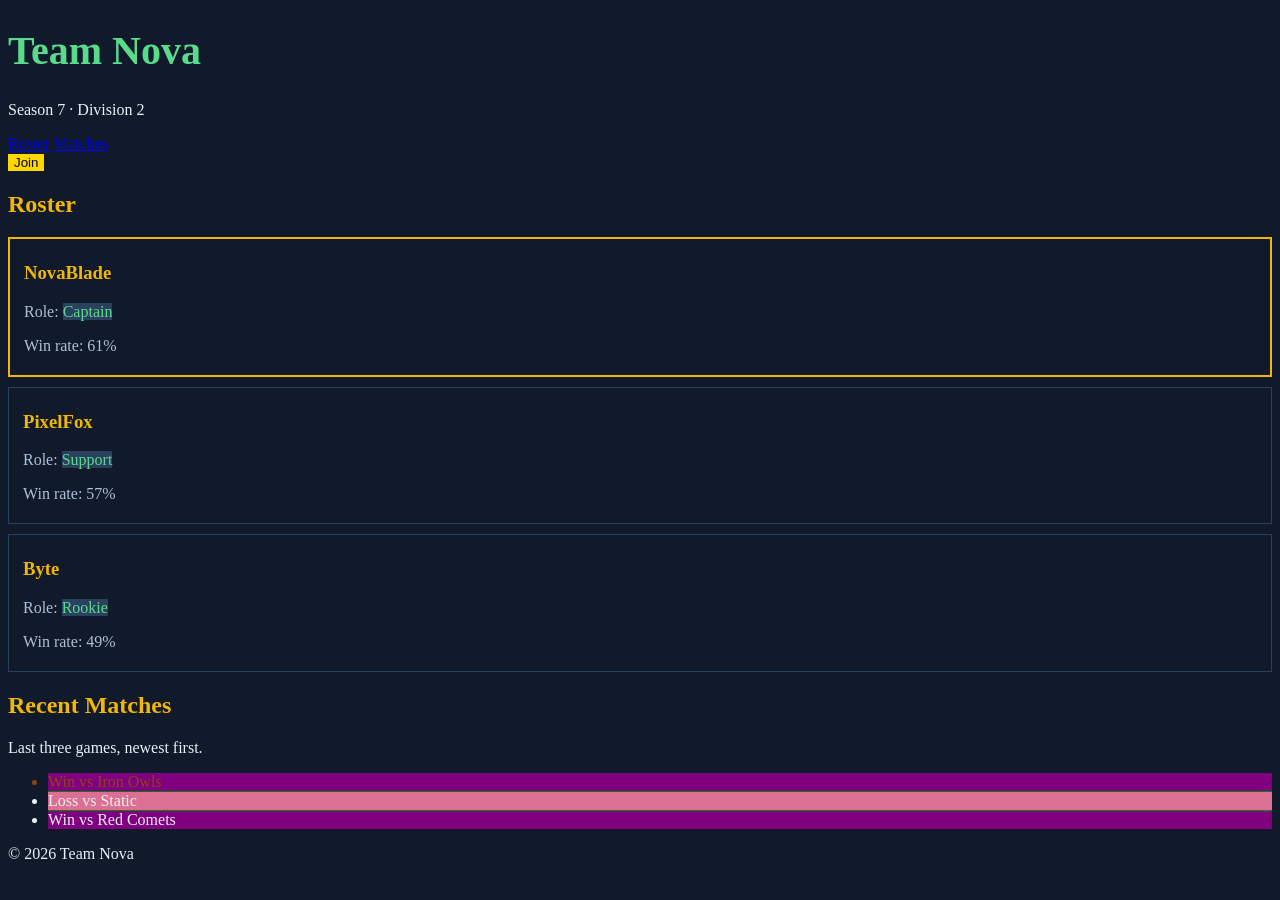
<file: Lesson02-Selectors/2A-B/style (2).html>
<!DOCTYPE html>
<html lang="en">
<head>
    <meta charset="UTF-8">
    <meta name="viewport" content="width=device-width, initial-scale=1.0">
    <title>Team Nova</title>
    <link rel="stylesheet" href="style.css">
</head>
<body>

    <header>
        <h1>Team Nova</h1>
        <p class="tagline">Season 7 &middot; Division 2</p>
        <nav>
            <a href="#roster">Roster</a>
            <a href="#matches">Matches</a>
        </nav>
    </header>

    <main>
        <button class="join">Join</button>
        <!-- id="roster": one-of-a-kind, so the nav link can jump here -->
        <section id="roster">
            <h2>Roster</h2>

            <!-- three cards share a CLASS... -->
            <article class="player-card" id="captain">  <!-- ...only one has this ID -->
                <h3>NovaBlade</h3>
                <p>Role: <span class="tag">Captain</span></p>
                <p>Win rate: <span class="stat">61%</span></p>
            </article>

            <article class="player-card">
                <h3>PixelFox</h3>
                <p>Role: <span class="tag">Support</span></p>
                <p>Win rate: <span class="stat">57%</span></p>
            </article>

            <article class="player-card">
                <h3>Byte</h3>
                <p>Role: <span class="tag">Rookie</span></p>
                <p>Win rate: <span class="stat">49%</span></p>
            </article>
        </section>

        <section id="matches">
            <h2>Recent Matches</h2>
            <p>Last three games, newest first.</p>
            <ul class="results">
                <li>Win vs Iron Owls</li>
                <li>Loss vs Static</li>
                <li>Win vs Red Comets</li>
            </ul>
        </section>
    </main>


    <footer>
        <p>&copy; 2026 Team Nova</p>
    </footer>

</body>
</html>
</file>
<file: Lesson02-Selectors/style.css>
body
{
    background-color: rgb(244, 117, 255);;
}
.stats {background-color: aquamarine;}

.black{background-color: aliceblue;

    /* comma is needed, if not css silently fails */
}
h1, h2 {font-family: 'Courier New', Courier, monospace;}
.player-card{color: gold;}
.btn {background-color: yellow;}
/* (a) in the player card class */
.player-card a  {
    background-color: aqua;
}
#banner {
    border-bottom:  3px solid #5AdB8c;
}
.about p {font-style: italic;}
.tag, .stat {font-weight: bold;}.footer p {color: #aec0d8;}
</file>
<file: Lesson02b-idek/style.css>
/* style.css · squad page (after Lesson 2A) */

body {
    background-color: #101A2B;
    color: #EAF0F7;
}

h1 {
    color: #5ADB8C;
    font-size: 40px;
}

.tag {
    background-color: #2B3F5F;
    color: #5ADB8C;
}

/* group: every <h2> AND every <h3> */
h2, h3 {
    color: #F2B705;
}

/* class selector: every class="player-card" */
.player-card {
    border: 1px solid #2B3F5F;
    padding: 4px 14px;
    margin: 10px 0;
}

/* id selector: the one id="captain" */
#captain {
    border: 2px solid #F2B705;
}

/* Descendant (space): */
.player-card p{ color: #aec0d8}

.nav a { }

li+li{border-top: 1px solid green;}
</file>
<file: Lesson07-Flexbox-Arena/arena.css>
/* arena.css · Flexbox Arena · DON'T EDIT THIS FILE
   It draws the page and the TARGET courts (.t1 ... .t9). */

* { box-sizing: border-box; }

body {
    margin: 0;
    background-color: #101A2B;
    color: #EAF0F7;
    font-family: system-ui, "Segoe UI", Arial, sans-serif;
    line-height: 1.5;
}

.arena-top, main { max-width: 1000px; margin: 0 auto; padding: 0 16px; }
.arena-top { padding-top: 24px; }
.kicker { color: #F2B705; text-transform: uppercase; letter-spacing: 0.12em; font-size: 0.875rem; font-weight: 700; margin: 0; }
h1 { color: #5ADB8C; font-size: 2.5rem; margin: 4px 0; }
.lead { color: #AEC0D8; max-width: 640px; }
code { font-family: Consolas, "Cascadia Mono", monospace; color: #F2B705; }
.score { font-weight: 700; font-size: 1.125rem; }
#bonus { color: #F2B705; }

.level { background-color: #18263C; border: 1px solid #2B3F5F; border-radius: 10px; padding: 12px 20px 16px; margin: 20px 0; }
.level.cleared { border-color: #5ADB8C; box-shadow: 0 0 0 2px #5ADB8C; }
.level.boss { border-color: #F2B705; }
.level-head { display: flex; justify-content: space-between; align-items: center; gap: 12px; flex-wrap: wrap; }
.level h2 { margin: 6px 0; font-size: 1.25rem; color: #F2B705; }
.status { margin: 0; font-weight: 700; color: #AEC0D8; }
.level.cleared .status { color: #5ADB8C; }
.goal { margin: 4px 0 12px; }
details { margin-top: 10px; color: #AEC0D8; }
summary { cursor: pointer; color: #5ADB8C; font-weight: 600; }
summary:focus-visible { outline: 3px solid #F2B705; outline-offset: 2px; }

/* the two courts, side by side when there's room */
.courts { display: flex; flex-wrap: wrap; gap: 16px; }
.court { width: 440px; max-width: 100%; overflow-x: auto; background-color: #0B1220; border: 2px solid #2B3F5F; border-radius: 8px; padding: 10px; position: relative; }
.court > div { width: 416px; }
.court::before { display: block; font-size: 0.75rem; font-weight: 700; letter-spacing: 0.12em; margin-bottom: 8px; }
.court.target::before { content: "TARGET"; color: #F2B705; }
.court.yours::before { content: "YOURS"; color: #5ADB8C; }
.court.target { border-style: dashed; }

/* the pieces (same in both courts) */
.tile, .game { width: 64px; height: 64px; display: grid; place-items: center; background-color: #C2185B; color: #fff; font-weight: 700; border-radius: 6px; }
.game { width: 120px; height: 56px; background-color: #6C4AB6; }
.logo { height: 48px; padding: 0 14px; display: grid; place-items: center; background-color: #5ADB8C; color: #101A2B; font-weight: 800; border-radius: 6px; }
.menu { height: 28px; width: 90px; display: grid; place-items: center; background-color: #2B3F5F; font-size: 0.75rem; font-weight: 700; border-radius: 4px; }
.play { padding: 10px 22px; background-color: #F2B705; color: #101A2B; font-weight: 800; border-radius: 999px; }
.item { height: 34px; padding: 0 12px; display: grid; align-items: center; background-color: #2B3F5F; border-radius: 4px; }
.card { padding: 12px; background-color: #2B3F5F; border: 1px solid #AEC0D8; border-radius: 6px; }
.links a { color: #5ADB8C; font-weight: 600; }
.pic { height: 90px; display: grid; place-items: center; background-color: #6C4AB6; font-weight: 700; border-radius: 6px; }
.text { padding: 8px; }

/* courts with a fixed height */
.t3, .l3 { min-height: 64px; background-color: #18263C; padding: 8px; }
.t4, .l4 { height: 160px; background-color: #18263C; }
.t8, .l8 { min-height: 64px; background-color: #18263C; padding: 8px 12px; }

/* ===== TARGETS (no peeking: the fun is in working it out) ===== */
.t1 { display: flex; }
.t2 { display: flex; gap: 16px; }
.t3 { display: flex; justify-content: space-between; align-items: center; }
.t4 { display: flex; justify-content: center; align-items: center; }
.t5 { display: flex; flex-direction: column; gap: 8px; }
.t6 { display: flex; gap: 12px; }
.t6 .card { flex: 1; }
.t7 { display: flex; flex-wrap: wrap; gap: 12px; }
.t8 { display: flex; justify-content: space-between; align-items: center; }
.t8 .links { display: flex; gap: 16px; }
.t9 { display: flex; flex-direction: row-reverse; gap: 16px; }
.t9 .pic, .t9 .text { flex: 1; }
</file>
<file: Lesson07-Flexbox-Arena/style.css>
/* style.css · Flexbox Arena · YOUR FILE
   Write your CSS inside each rule. Save, then refresh the page.
   A level turns green when YOURS matches the TARGET exactly. */

/* LEVEL 1 · Line up ▸ the tiles in a row */
.l1 {
display: flex;
}

/* LEVEL 2 · Breathing room ▸ a row with 16px between the tiles */
.l2 {
display: flex;
gap: 16px;
}

/* LEVEL 3 · Navbar ▸ logo left, menu right, both centered top to bottom */
.l3 { 
display: flex;
justify-content: space-between;
align-items: center;
}

/* LEVEL 4 · Press start ▸ PLAY in the dead center */
.l4 {
display: flex;
align-items: center;
justify-content: center;
}

/* LEVEL 5 · Side menu ▸ a column with 8px between buttons */
.l5 {
display: flex;
flex-flow: column;
gap: 8px;
}

/* LEVEL 6 · Fair fight ▸ three equal-width cards, 12px apart (TWO rules) */
.l6 {
display: flex;
flex-flow: row;
gap: 12px;
}

.l6 .card {
flex-wrap:wrap;
flex: 1;
}

/* LEVEL 7 · Game library ▸ rows of tiles, 12px apart, wrapping to a new line */
.l7 {
display: flex;
flex-wrap:wrap;
gap: 12px;
}

/* LEVEL 8 · BOSS ▸ the GameHub header (TWO rules: the header and the nav) */
.l8 {
display: flex;
;
}

.l8 .links {

}

/* BONUS · Flip it ▸ picture on the right, equal halves, 16px apart (TWO rules) */
.l9 {

}

.l9 .pic,
.l9 .text {

}
</file>
<file: Lesson08-Grid-arena/arena (1).css>
/* arena.css · Grid Arena · DON'T EDIT THIS FILE
   It draws the page and the TARGET courts (.t1 ... .t9). */

* { box-sizing: border-box; }

body {
    margin: 0;
    background-color: #101A2B;
    color: #EAF0F7;
    font-family: system-ui, "Segoe UI", Arial, sans-serif;
    line-height: 1.5;
}

.arena-top, main { max-width: 1000px; margin: 0 auto; padding: 0 16px; }
.arena-top { padding-top: 24px; }
.kicker { color: #F2B705; text-transform: uppercase; letter-spacing: 0.12em; font-size: 0.875rem; font-weight: 700; margin: 0; }
h1 { color: #5ADB8C; font-size: 2.5rem; margin: 4px 0; }
.lead { color: #AEC0D8; max-width: 660px; }
code { font-family: Consolas, "Cascadia Mono", monospace; color: #F2B705; }
.score { font-weight: 700; font-size: 1.125rem; }
#bonus { color: #F2B705; }

.level { background-color: #18263C; border: 1px solid #2B3F5F; border-radius: 10px; padding: 12px 20px 16px; margin: 20px 0; }
.level.cleared { border-color: #5ADB8C; box-shadow: 0 0 0 2px #5ADB8C; }
.level.boss { border-color: #F2B705; }
.level-head { display: flex; justify-content: space-between; align-items: center; gap: 12px; flex-wrap: wrap; }
.head-right { display: flex; align-items: center; gap: 12px; }
.level h2 { margin: 6px 0; font-size: 1.25rem; color: #F2B705; }
.status { margin: 0; font-weight: 700; color: #AEC0D8; }
.level.cleared .status { color: #5ADB8C; }
.goal { margin: 4px 0 12px; }
details { margin-top: 10px; color: #AEC0D8; }
summary { cursor: pointer; color: #5ADB8C; font-weight: 600; }
summary:focus-visible, .narrow-btn:focus-visible { outline: 3px solid #F2B705; outline-offset: 2px; }
.narrow-btn { font: inherit; font-size: 0.875rem; font-weight: 600; color: #101A2B; background-color: #AEC0D8; border: 0; border-radius: 6px; padding: 4px 10px; cursor: pointer; }
.narrow-btn[aria-pressed="true"] { background-color: #F2B705; }

/* the two courts, side by side when there's room */
.courts { display: flex; flex-wrap: wrap; gap: 16px; align-items: flex-start; }
.court { width: 440px; max-width: 100%; overflow-x: auto; background-color: #0B1220; border: 2px solid #2B3F5F; border-radius: 8px; padding: 10px; }
.court > div { width: 416px; }
.narrow .court > div { width: 280px; }
.court::before { display: block; font-size: 0.75rem; font-weight: 700; letter-spacing: 0.12em; margin-bottom: 8px; }
.court.target::before { content: "TARGET"; color: #F2B705; }
.court.yours::before { content: "YOURS"; color: #5ADB8C; }
.court.target { border-style: dashed; }

/* the pieces (same in both courts) */
.cell { min-height: 56px; display: grid; place-items: center; background-color: #C2185B; color: #fff; font-weight: 700; border-radius: 6px; }
.cell.big, .cell.tall { background-color: #F2B705; color: #101A2B; }
.game { height: 56px; display: grid; place-items: center; background-color: #6C4AB6; color: #fff; font-weight: 700; border-radius: 6px; }
.side, .main { height: 100px; display: grid; place-items: center; font-weight: 700; border-radius: 6px; }
.side { background-color: #2B3F5F; }
.main { background-color: #1F6E4A; }
.sc { padding: 6px 10px; background-color: #2B3F5F; border-radius: 4px; font-weight: 600; }
.sc.name { background-color: #1F6E4A; }
.title { padding: 6px 10px; background-color: #F2B705; color: #101A2B; font-weight: 800; border-radius: 6px; }
.card { padding: 12px; background-color: #2B3F5F; border: 1px solid #AEC0D8; border-radius: 6px; }
.fcol { min-height: 70px; padding: 10px; background-color: #2B3F5F; border-radius: 6px; font-weight: 600; }
.bottom { padding: 6px 10px; background-color: #0F1724; border: 1px solid #2B3F5F; border-radius: 6px; color: #AEC0D8; text-align: center; }

/* ===== TARGETS (no peeking: the fun is in working it out) ===== */
.t1 { display: grid; grid-template-columns: 1fr 1fr 1fr; }
.t2 { display: grid; grid-template-columns: repeat(3, 1fr); gap: 12px; }
.t3 { display: grid; grid-template-columns: 120px 1fr; gap: 12px; }
.t4 { display: grid; grid-template-columns: 2fr 1fr 1fr; gap: 8px; }
.t5 { display: grid; grid-template-columns: repeat(3, 1fr); gap: 12px; }
.t5 .big { grid-column: span 2; }
.t6 { display: grid; grid-template-columns: repeat(3, 1fr); gap: 12px; }
.t6 .tall { grid-row: span 2; }
.t7 { display: grid; grid-template-columns: repeat(auto-fit, minmax(120px, 1fr)); gap: 12px; }
.t8 { display: grid; grid-template-columns: repeat(auto-fit, minmax(120px, 1fr)); gap: 16px; }
.t8 .title { grid-column: 1 / -1; }
.t9 { display: grid; grid-template-columns: 2fr 1fr 1fr; gap: 16px; }
.t9 .bottom { grid-column: 1 / -1; }
</file>
<file: Lesson08-Grid-arena/style (1).css>
/* style.css · Grid Arena · YOUR FILE
   Write your CSS inside each rule. Save, then refresh the page.
   A level turns green when YOURS matches the TARGET exactly. */

/* LEVEL 1 · Three columns ▸ two rows of three equal columns */
.l1 {
   display: grid;
   grid-template-columns:1fr 1fr 1fr;
}

/* LEVEL 2 · Breathing room ▸ three equal columns, 12px gaps */
.l2 {
display: grid;
grid-template-columns: repeat(3, 1fr);
gap: 12px;
}

/* LEVEL 3 · Sidebar ▸ 120px sidebar, main takes the rest, 12px gap */
.l3 {
display: grid;
grid-template-columns: 120px 1fr;
gap: 12px;
}
/* LEVEL 4 · Scoreboard ▸ name column twice as wide as the others, 8px gaps */
.l4 {
display: grid;
grid-template-columns: 2fr 1fr 1fr;
gap: 8px;
}

/* LEVEL 5 · Featured game ▸ three columns, 12px gaps, FEATURED spans two columns (TWO rules) */
.l5 {
display: grid;
grid-template-columns: 1fr 1fr 1fr; 
/* due to # of columns */
gap: 12px;
}

.l5 .big {
   grid-column: span 2;
}

/* LEVEL 6 · Tall card ▸ three columns, 12px gaps, TALL spans two rows (TWO rules) */
.l6 {
display: grid;
grid-template-columns: 1fr 1fr 1fr;
gap: 12px;
}

.l6 .tall {
grid-row: span 2;
}

/* LEVEL 7 · Game library ▸ as many 120px+ tiles per row as fit, 12px gaps (checked wide AND narrow) */
.l7 {
display: grid;
grid-template-columns: repeat(auto-fit, minmax(120px, 1fr));
gap: 12px;
}

/* LEVEL 8 · BOSS ▸ GameHub features: responsive cards, 16px gaps, full-width title (TWO rules) */
.l8 {
display: grid;
grid-template-columns: repeat(auto-fit, minmax(120px, 1fr));
gap: 16px;
}

.l8 .title {
grid-column: 1/-1;
}

/* BONUS · The GameHub footer ▸ 2fr 1fr 1fr, 16px gaps, full-width bottom bar (TWO rules) */
.l9 {
display: grid;
grid-template-columns: 2fr 1fr 1fr;
gap: 16px;
}

.l9 .bottom {
grid-column: span 3 ;
}
</file>
<file: Lesson09-Layout-rescue/style (2).css>
/* ============================================================
   Layout Rescue - style.css
   PART A (given): colors, fonts, borders. Do not change it.
   PART B (yours): the layout. Only flexbox and grid.
   ============================================================ */

/* ---------- PART A: given styles ---------- */
* { box-sizing: border-box; }
body { margin: 0; font-family: system-ui, Arial, sans-serif; color: #1f2933; background: #f5f7fa; }
a { color: inherit; text-decoration: none; }
section, footer { padding: 48px 32px; }

.nav { background: #1f2933; color: #fff; padding: 16px 32px; }
.logo { font-weight: 700; font-size: 1.4rem; }
.links { list-style: none; margin: 0; padding: 0; }
.links a { padding: 8px 12px; border-radius: 6px; }
.links a:hover { background: #3e4c59; }

.hero { background: #0b6e4f; color: #fff; text-align: center; padding: 32px; min-height: 420px; }
.hero h1 { font-size: 2.6rem; margin: 0 0 12px; }
.btn { background: #fff; color: #0b6e4f; padding: 12px 28px; border-radius: 8px; font-weight: 700; margin-top: 16px; }

.card { background: #fff; border: 1px solid #d9e2ec; border-radius: 12px; padding: 24px; }
.card h2 { margin-top: 0; color: #0b6e4f; }

.photo { background: #d9e2ec; border-radius: 10px; height: 140px; padding: 16px; font-weight: 700; }

.tile { background: #102a43; color: #fff; border-radius: 12px; padding: 20px; min-height: 120px; font-weight: 700; }
.tile.big { background: #0b6e4f; font-size: 1.6rem; }

.footer { background: #1f2933; color: #fff; }
.col h3 { margin: 0 0 4px; }
.col p { margin: 0; color: #bcccdc; }

/* ---------- PART B: your layout ---------- */
/* For each section: above your rule, write ONE comment line:
   flex or grid, and why.  Example:  flex - one row of items.
   Open targets.html to see the goal. The green checks at the
   bottom of your page tell you when a section is right. */

/* SECTION 1 - nav: logo on the left, links on the right,
   both centered up and down. The 4 links sit in a row. */
/* why: */
.nav {
   display: flex;
   align-items: center;
   justify-content: space-between;
}
.links {
   display: flex;
}

/* SECTION 2 - hero: title, line and button stacked in a
   column, centered left-right AND up-down in the green box. */
/* why: */
.hero {
   display: flex;
   flex-direction: column;
   align-items: center;
   justify-content: center;
}

/* SECTION 3 - features: 3 cards in one row, equal widths,
   24px apart. */
/* why: */
.features {
   display: grid;
   grid-template-columns: 1fr 1fr 1fr;
   gap: 24px;
}
.card {
   align-items: center;
}

/* SECTION 4 - gallery: 3 columns, 2 rows, 16px gaps. */
/* why: */
.gallery {
   display: grid;
   grid-template-columns: 1fr 1fr 1fr;
   gap: 16px;
}

/* SECTION 5 - bento: 4 columns. The big tile is 2 columns
   wide and 2 rows tall; the 4 small tiles fill the rest. */
/* why: */
.bento {
   display: grid;
   grid-template-columns: 1fr 1fr 1fr 1fr;
   gap: 16px;
}
.big {
   grid-row: span 2;
   grid-column: span 2;
   
}

/* SECTION 6 - footer: 3 columns, the first at the left edge,
   the last at the right edge; they wrap when the window is narrow. */
/* why: */
.footer {
   display: flex;
   justify-content: space-between;
}
</file>
<file: Lesson02-Selectors/2A-B/style.css>
/* style.css · squad page (after Lesson 2A) */

body {
    background-color: #101A2B;
    color: #EAF0F7;
}

h1 {
    color: #5ADB8C;
    font-size: 40px;
}

.tag {
    background-color: #2B3F5F;
    color: #5ADB8C;
}

/* group: every <h2> AND every <h3> */
h2, h3 {
    color: #F2B705;
}

/* class selector: every class="player-card" */
.player-card {
    border: 1px solid #2B3F5F;
    padding: 4px 14px;
    margin: 10px 0;
}

/* id selector: the one id="captain" */
#captain {
    border: 2px solid #F2B705;
}

/* Descendant (space): */
.player-card p{ color: #aec0d8}

.nav a { }
.join {background-color: gold; border: 0px;}
li+li{border-top: 1px solid green;}
nav a:hover{
    color: white;
    text-decoration: none;
}
/* when hovering */
.join:hover{
    background-color: green;
    /* when clicking button */
}
.join:active{transform: scale(.9);}
/* using tab */
.join:focus{outline: 3px solid mediumorchid;}
/* first child, specify what section its in */
.results li:first-child{color: saddlebrown;}

.results li:nth-child(even) {
    background-color: palevioletred;
}
/* Overides bc after */
/* .results  li:nth-child(2) {
    background-color: purple;
} */
.results  li:nth-child(2n+1) {
    background-color: purple;
}
</file>
